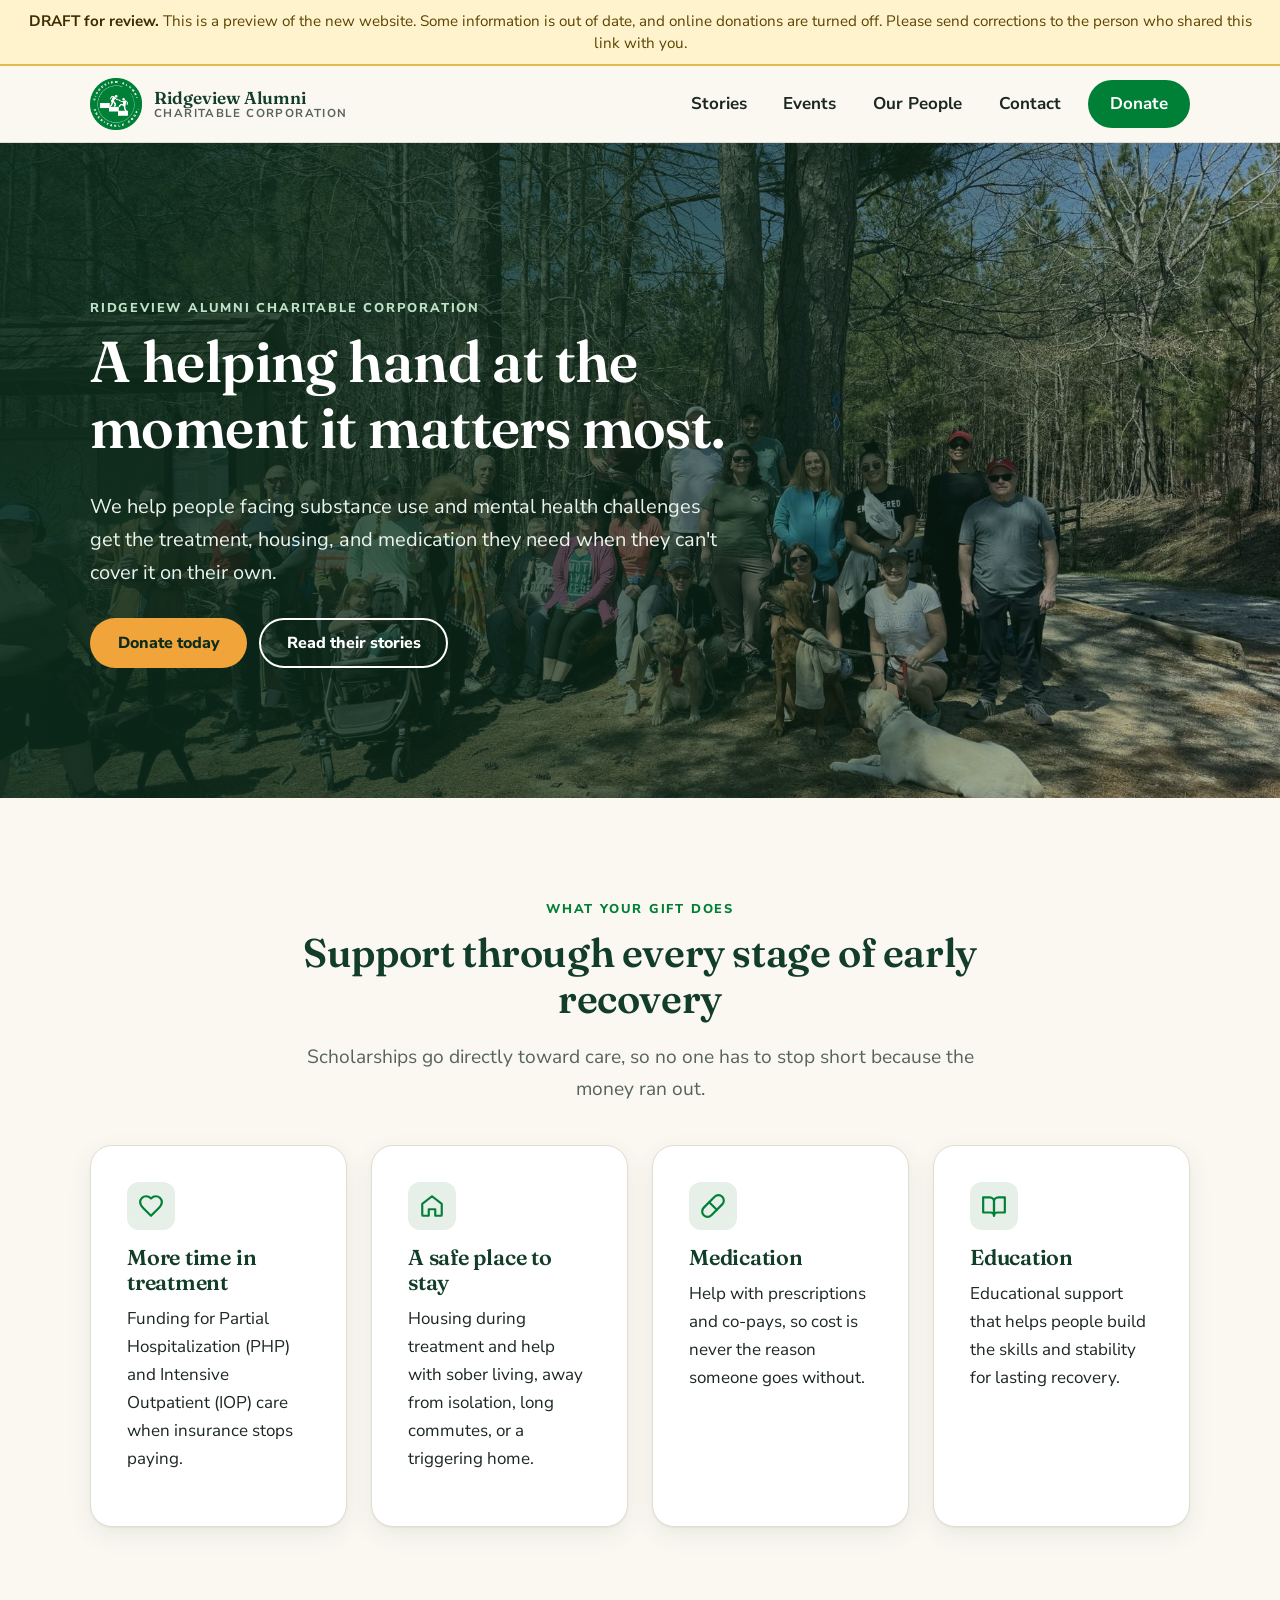
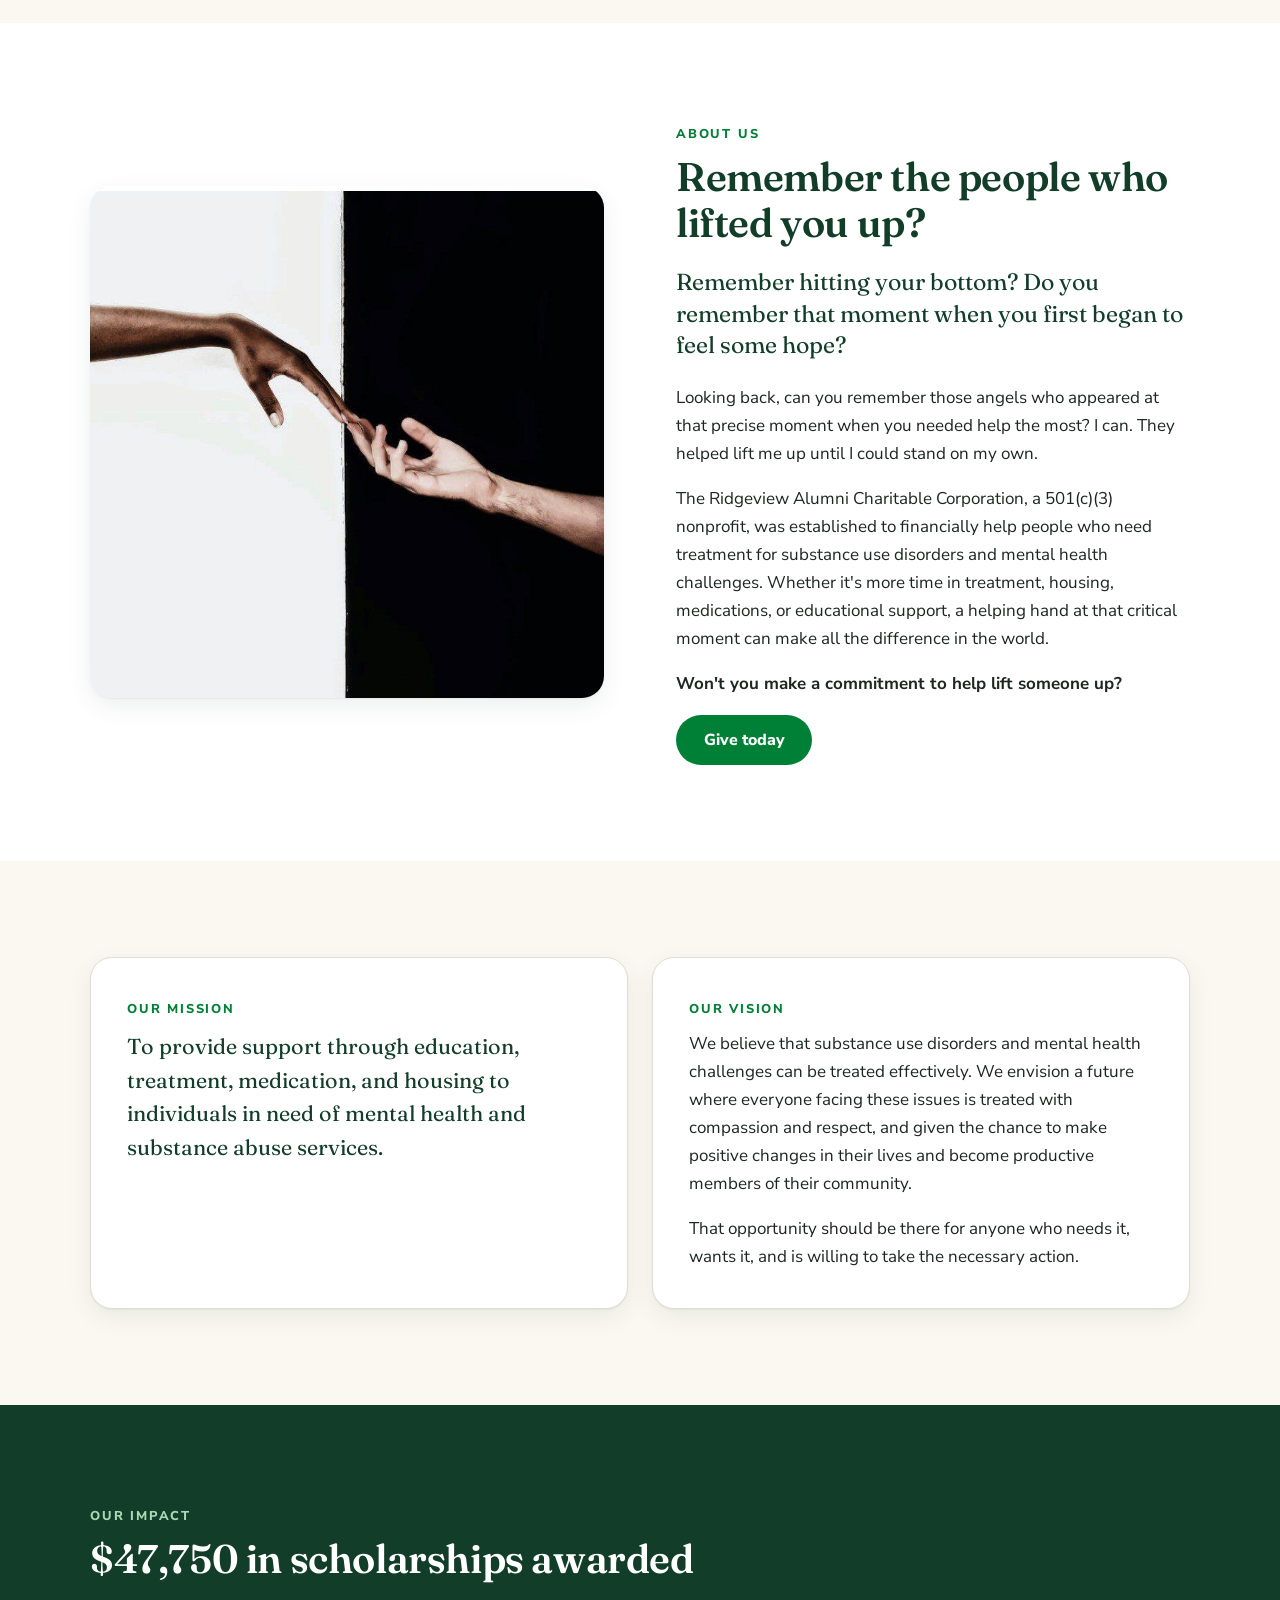
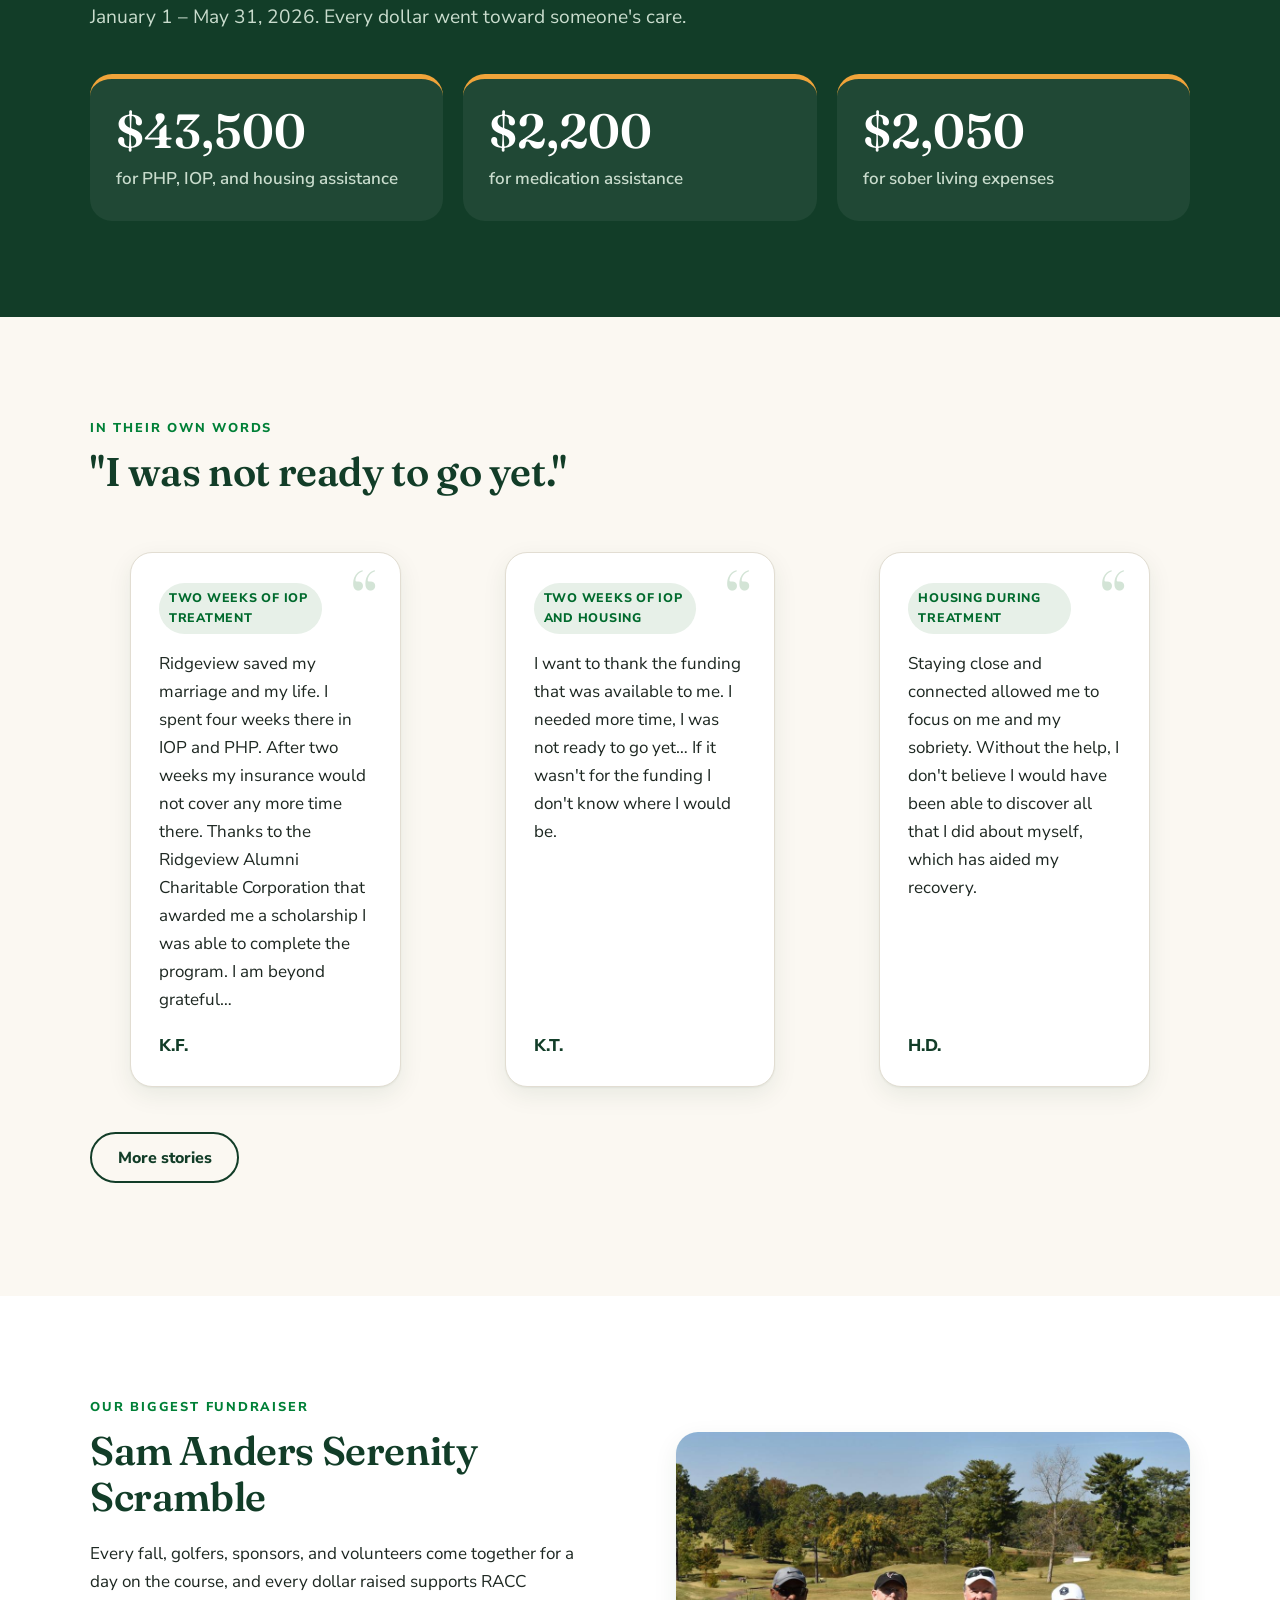
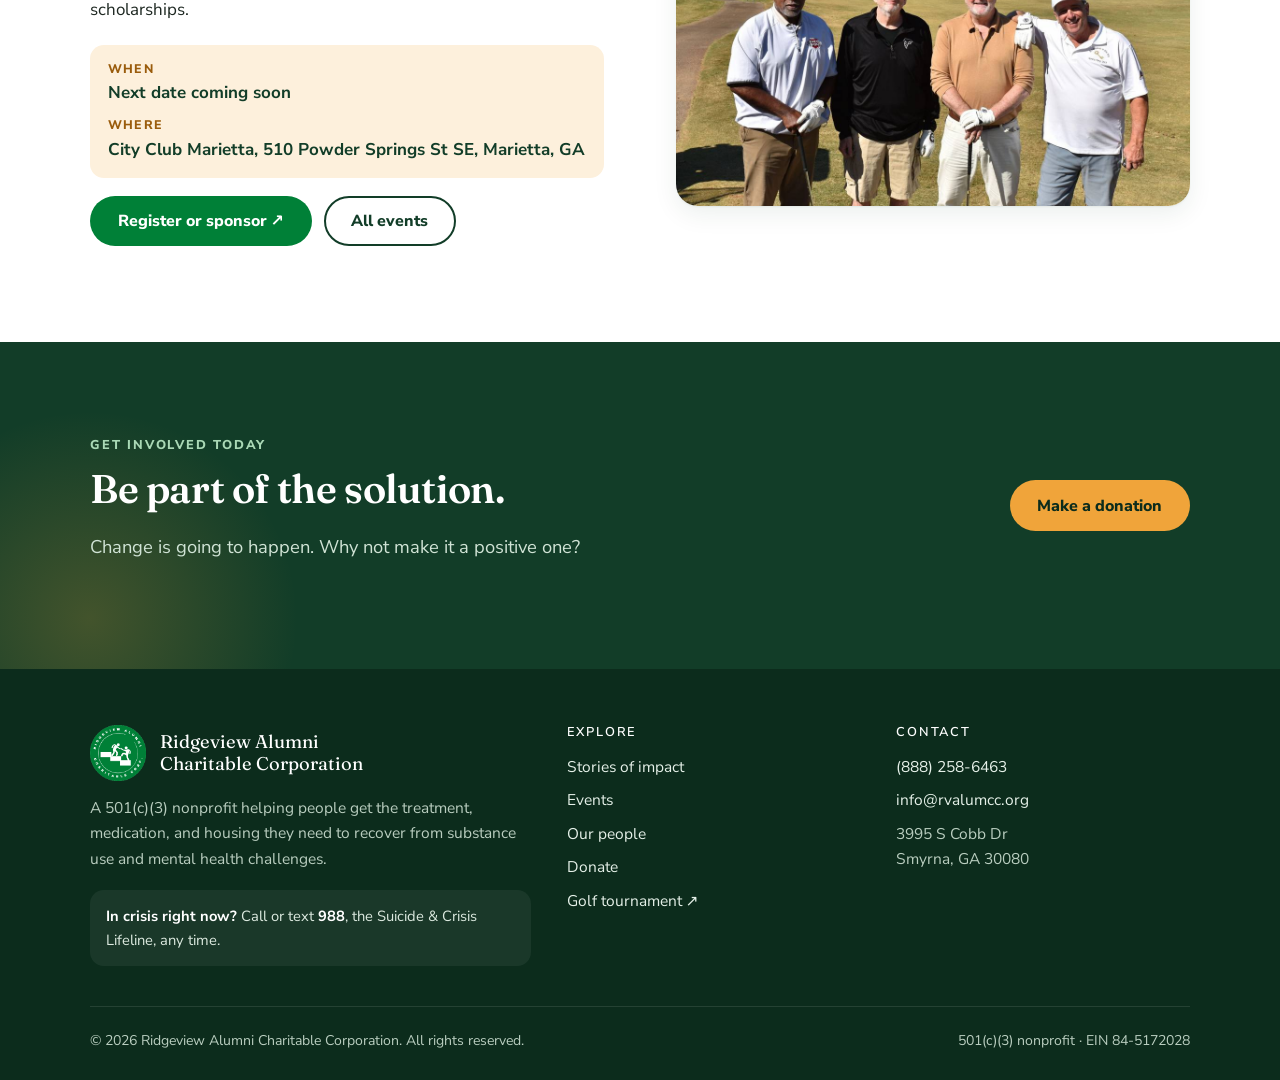
<file: index.html>
<!doctype html>
<html lang="en">
<head>
  <meta charset="utf-8">
  <meta name="viewport" content="width=device-width, initial-scale=1">
  <meta name="robots" content="noindex, nofollow"><!-- DRAFT-NOINDEX: remove at launch -->
  <title>Ridgeview Alumni Charitable Corporation</title>
  <meta name="description" content="A 501(c)(3) nonprofit helping people get the treatment, housing, and medication they need to recover from substance use and mental health challenges.">
  <link rel="canonical" href="https://rvalumcc.org/">
  <meta property="og:type" content="website">
  <meta property="og:site_name" content="Ridgeview Alumni Charitable Corporation">
  <meta property="og:title" content="Ridgeview Alumni Charitable Corporation">
  <meta property="og:description" content="Help someone in recovery get the treatment, housing, and medication they need.">
  <meta property="og:url" content="https://rvalumcc.org/">
  <meta property="og:image" content="https://rvalumcc.org/images/hero-walk.jpg">
  <link rel="icon" href="images/favicon-32.png" sizes="32x32">
  <link rel="apple-touch-icon" href="images/apple-touch-icon.png">
  <link rel="preconnect" href="https://fonts.googleapis.com">
  <link rel="preconnect" href="https://fonts.gstatic.com" crossorigin>
  <link rel="stylesheet" href="https://fonts.googleapis.com/css2?family=Fraunces:opsz,wght@9..144,500;9..144,600&family=Nunito+Sans:opsz,wght@6..12,400;6..12,600;6..12,700;6..12,800&display=swap">
  <link rel="stylesheet" href="styles.css">
  <script src="js/config.js" defer></script>
  <script src="js/main.js" defer></script>
  <script type="application/ld+json">
  {
    "@context": "https://schema.org",
    "@type": "NGO",
    "name": "Ridgeview Alumni Charitable Corporation",
    "alternateName": "RACC",
    "url": "https://rvalumcc.org/",
    "logo": "https://rvalumcc.org/images/logo.png",
    "email": "info@rvalumcc.org",
    "telephone": "+1-888-258-6463",
    "taxID": "84-5172028",
    "nonprofitStatus": "Nonprofit501c3",
    "address": { "@type": "PostalAddress", "streetAddress": "3995 S Cobb Dr", "addressLocality": "Smyrna", "addressRegion": "GA", "postalCode": "30080", "addressCountry": "US" }
  }
  </script>
</head>
<body>
<!-- partial:header -->
<a class="skip-link" href="#main">Skip to content</a>
<header class="site-header">
  <div class="wrap header-inner">
    <a class="brand" href="./" aria-label="Ridgeview Alumni Charitable Corporation, home">
      <img src="images/logo.png" alt="" width="52" height="52">
      <span class="brand-name">Ridgeview Alumni<small>Charitable Corporation</small></span>
    </a>
    <button class="nav-toggle" aria-expanded="false" aria-controls="main-nav" aria-label="Menu">
      <svg viewBox="0 0 24 24" fill="none" stroke="currentColor" stroke-width="2" stroke-linecap="round"><path d="M4 7h16M4 12h16M4 17h16"/></svg>
    </button>
    <nav class="main-nav" id="main-nav" aria-label="Main">
      <ul>
        <li><a href="testimonials/">Stories</a></li>
        <li><a href="events/">Events</a></li>
        <li><a href="subcommittees/">Our People</a></li>
        <li><a href="contact/">Contact</a></li>
        <li class="nav-donate"><a href="donations/">Donate</a></li>
      </ul>
    </nav>
  </div>
</header>
<!-- /partial:header -->

<main id="main">
  <section class="hero">
    <div class="hero-media"><img src="images/hero-walk.jpg" alt="A large group of Ridgeview alumni, family, and friends gathered in the woods at the annual Recovery Walk" fetchpriority="high"></div>
    <div class="wrap">
      <div class="hero-content">
        <span class="eyebrow">Ridgeview Alumni Charitable Corporation</span>
        <h1>A helping hand at the moment it matters most.</h1>
        <p class="lead">We help people facing substance use and mental health challenges get the treatment, housing, and medication they need when they can't cover it on their own.</p>
        <div class="btn-row">
          <a class="btn btn-sun" href="donations/">Donate today</a>
          <a class="btn btn-ghost on-dark" href="testimonials/">Read their stories</a>
        </div>
      </div>
    </div>
  </section>

  <section class="section">
    <div class="wrap">
      <div class="section-head center center-text" style="text-align:center">
        <span class="eyebrow">What your gift does</span>
        <h2>Support through every stage of early recovery</h2>
        <p class="lead">Scholarships go directly toward care, so no one has to stop short because the money ran out.</p>
      </div>
      <div class="cards-2" style="grid-template-columns:repeat(auto-fit,minmax(240px,1fr))">
        <div class="card help-item">
          <div class="icon"><svg viewBox="0 0 24 24" fill="none" stroke="currentColor" stroke-width="2" stroke-linecap="round" stroke-linejoin="round"><path d="M19 14c1.5-1.5 3-3.2 3-5.5A5.5 5.5 0 0 0 16.5 3c-1.8 0-3 .5-4.5 2-1.5-1.5-2.7-2-4.5-2A5.5 5.5 0 0 0 2 8.5c0 2.3 1.5 4 3 5.5l7 7Z"/></svg></div>
          <h3>More time in treatment</h3>
          <p>Funding for Partial Hospitalization (PHP) and Intensive Outpatient (IOP) care when insurance stops paying.</p>
        </div>
        <div class="card help-item">
          <div class="icon"><svg viewBox="0 0 24 24" fill="none" stroke="currentColor" stroke-width="2" stroke-linecap="round" stroke-linejoin="round"><path d="m3 10 9-7 9 7v10a1 1 0 0 1-1 1h-5v-6H9v6H4a1 1 0 0 1-1-1Z"/></svg></div>
          <h3>A safe place to stay</h3>
          <p>Housing during treatment and help with sober living, away from isolation, long commutes, or a triggering home.</p>
        </div>
        <div class="card help-item">
          <div class="icon"><svg viewBox="0 0 24 24" fill="none" stroke="currentColor" stroke-width="2" stroke-linecap="round" stroke-linejoin="round"><path d="m10.5 20.5 10-10a4.95 4.95 0 1 0-7-7l-10 10a4.95 4.95 0 1 0 7 7Z"/><path d="m8.5 8.5 7 7"/></svg></div>
          <h3>Medication</h3>
          <p>Help with prescriptions and co-pays, so cost is never the reason someone goes without.</p>
        </div>
        <div class="card help-item">
          <div class="icon"><svg viewBox="0 0 24 24" fill="none" stroke="currentColor" stroke-width="2" stroke-linecap="round" stroke-linejoin="round"><path d="M2 4h6a4 4 0 0 1 4 4v13a3 3 0 0 0-3-3H2Z"/><path d="M22 4h-6a4 4 0 0 0-4 4v13a3 3 0 0 1 3-3h7Z"/></svg></div>
          <h3>Education</h3>
          <p>Educational support that helps people build the skills and stability for lasting recovery.</p>
        </div>
      </div>
    </div>
  </section>

  <section class="section paper">
    <div class="wrap split">
      <div>
        <img class="rounded-img" src="images/helping-hands.jpg" alt="One hand reaching down to help another" loading="lazy" width="828" height="826">
      </div>
      <div class="about-text">
        <span class="eyebrow">About us</span>
        <h2>Remember the people who lifted you up?</h2>
        <p>Remember hitting your bottom? Do you remember that moment when you first began to feel some hope?</p>
        <p>Looking back, can you remember those angels who appeared at that precise moment when you needed help the most? I can. They helped lift me up until I could stand on my own.</p>
        <p>The Ridgeview Alumni Charitable Corporation, a 501(c)(3) nonprofit, was established to financially help people who need treatment for substance use disorders and mental health challenges. Whether it's more time in treatment, housing, medications, or educational support, a helping hand at that critical moment can make all the difference in the world.</p>
        <p><strong>Won't you make a commitment to help lift someone up?</strong></p>
        <a class="btn btn-primary" href="donations/">Give today</a>
      </div>
    </div>
  </section>

  <section class="section">
    <div class="wrap cards-2">
      <div class="card">
        <span class="eyebrow">Our mission</span>
        <p class="essay" style="margin:0">To provide support through education, treatment, medication, and housing to individuals in need of mental health and substance abuse services.</p>
      </div>
      <div class="card">
        <span class="eyebrow">Our vision</span>
        <p>We believe that substance use disorders and mental health challenges can be treated effectively. We envision a future where everyone facing these issues is treated with compassion and respect, and given the chance to make positive changes in their lives and become productive members of their community.</p>
        <p style="margin:0">That opportunity should be there for anyone who needs it, wants it, and is willing to take the necessary action.</p>
      </div>
    </div>
  </section>

  <section class="section on-forest" style="background:var(--forest)">
    <div class="wrap">
      <div class="section-head">
        <span class="eyebrow" style="color:#a9d8b5">Our impact</span>
        <h2 style="color:#fff"><span data-stats-total>$47,750</span> in scholarships awarded</h2>
        <p class="lead" style="color:#c9dccd"><span data-stats-period>January 1 – May 31, 2026</span>. Every dollar went toward someone's care.</p>
      </div>
      <div class="stats" data-stats></div>
    </div>
  </section>

  <section class="section">
    <div class="wrap">
      <div class="section-head">
        <span class="eyebrow">In their own words</span>
        <h2>"I was not ready to go yet."</h2>
      </div>
      <div class="quotes">
        <figure class="quote">
          <span class="funded">Two weeks of IOP treatment</span>
          <blockquote>Ridgeview saved my marriage and my life. I spent four weeks there in IOP and PHP. After two weeks my insurance would not cover any more time there. Thanks to the Ridgeview Alumni Charitable Corporation that awarded me a scholarship I was able to complete the program. I am beyond grateful…</blockquote>
          <figcaption><cite>K.F.</cite></figcaption>
        </figure>
        <figure class="quote">
          <span class="funded">Two weeks of IOP and housing</span>
          <blockquote>I want to thank the funding that was available to me. I needed more time, I was not ready to go yet… If it wasn't for the funding I don't know where I would be.</blockquote>
          <figcaption><cite>K.T.</cite></figcaption>
        </figure>
        <figure class="quote">
          <span class="funded">Housing during treatment</span>
          <blockquote>Staying close and connected allowed me to focus on me and my sobriety. Without the help, I don't believe I would have been able to discover all that I did about myself, which has aided my recovery.</blockquote>
          <figcaption><cite>H.D.</cite></figcaption>
        </figure>
      </div>
      <p style="margin-top:28px"><a class="btn btn-ghost" href="testimonials/">More stories</a></p>
    </div>
  </section>

  <section class="section paper">
    <div class="wrap split reverse">
      <div>
        <img class="rounded-img" src="images/golf-1.jpg" alt="A foursome smiling on the course at the Sam Anders Serenity Scramble" loading="lazy" width="1100" height="800">
      </div>
      <div data-event="golf">
        <span class="eyebrow">Our biggest fundraiser</span>
        <h2>Sam Anders Serenity Scramble</h2>
        <p>Every fall, golfers, sponsors, and volunteers come together for a day on the course, and every dollar raised supports RACC scholarships.</p>
        <div class="event-meta">
          <div><span class="label">When</span><span data-when>Next date coming soon</span></div>
          <div><span class="label">Where</span><span data-where>City Club Marietta</span></div>
        </div>
        <div class="btn-row">
          <a class="btn btn-primary" data-link href="https://ridgeviewgolf.org">Register or sponsor ↗</a>
          <a class="btn btn-ghost" href="events/">All events</a>
        </div>
      </div>
    </div>
  </section>

<!-- partial:cta -->
<section class="cta-band">
  <div class="wrap cta-inner">
    <div>
      <span class="eyebrow" style="color:#a9d8b5">Get involved today</span>
      <h2>Be part of the solution.</h2>
      <p>Change is going to happen. Why not make it a positive one?</p>
    </div>
    <a class="btn btn-sun" href="donations/">Make a donation</a>
  </div>
</section>
<!-- /partial:cta -->
</main>

<!-- partial:footer -->
<footer class="site-footer">
  <div class="wrap">
    <div class="footer-grid">
      <div>
        <div class="footer-brand">
          <img src="images/logo.png" alt="" width="56" height="56">
          <span>Ridgeview Alumni<br>Charitable Corporation</span>
        </div>
        <p>A 501(c)(3) nonprofit helping people get the treatment, medication, and housing they need to recover from substance use and mental health challenges.</p>
        <div class="crisis"><strong>In crisis right now?</strong> Call or text <a href="tel:988"><strong>988</strong></a>, the Suicide &amp; Crisis Lifeline, any time.</div>
      </div>
      <div>
        <h4>Explore</h4>
        <ul>
          <li><a href="testimonials/">Stories of impact</a></li>
          <li><a href="events/">Events</a></li>
          <li><a href="subcommittees/">Our people</a></li>
          <li><a href="donations/">Donate</a></li>
          <li><a href="https://ridgeviewgolf.org">Golf tournament ↗</a></li>
        </ul>
      </div>
      <div>
        <h4>Contact</h4>
        <ul>
          <li><a href="tel:+18882586463">(888) 258-6463</a></li>
          <li><a href="mailto:info@rvalumcc.org">info@rvalumcc.org</a></li>
          <li>3995 S Cobb Dr<br>Smyrna, GA 30080</li>
        </ul>
      </div>
    </div>
    <div class="footer-bottom">
      <span>© <span data-year>2026</span> Ridgeview Alumni Charitable Corporation. All rights reserved.</span>
      <span>501(c)(3) nonprofit · EIN 84-5172028</span>
    </div>
  </div>
</footer>
<!-- /partial:footer -->
</body>
</html>
</file>
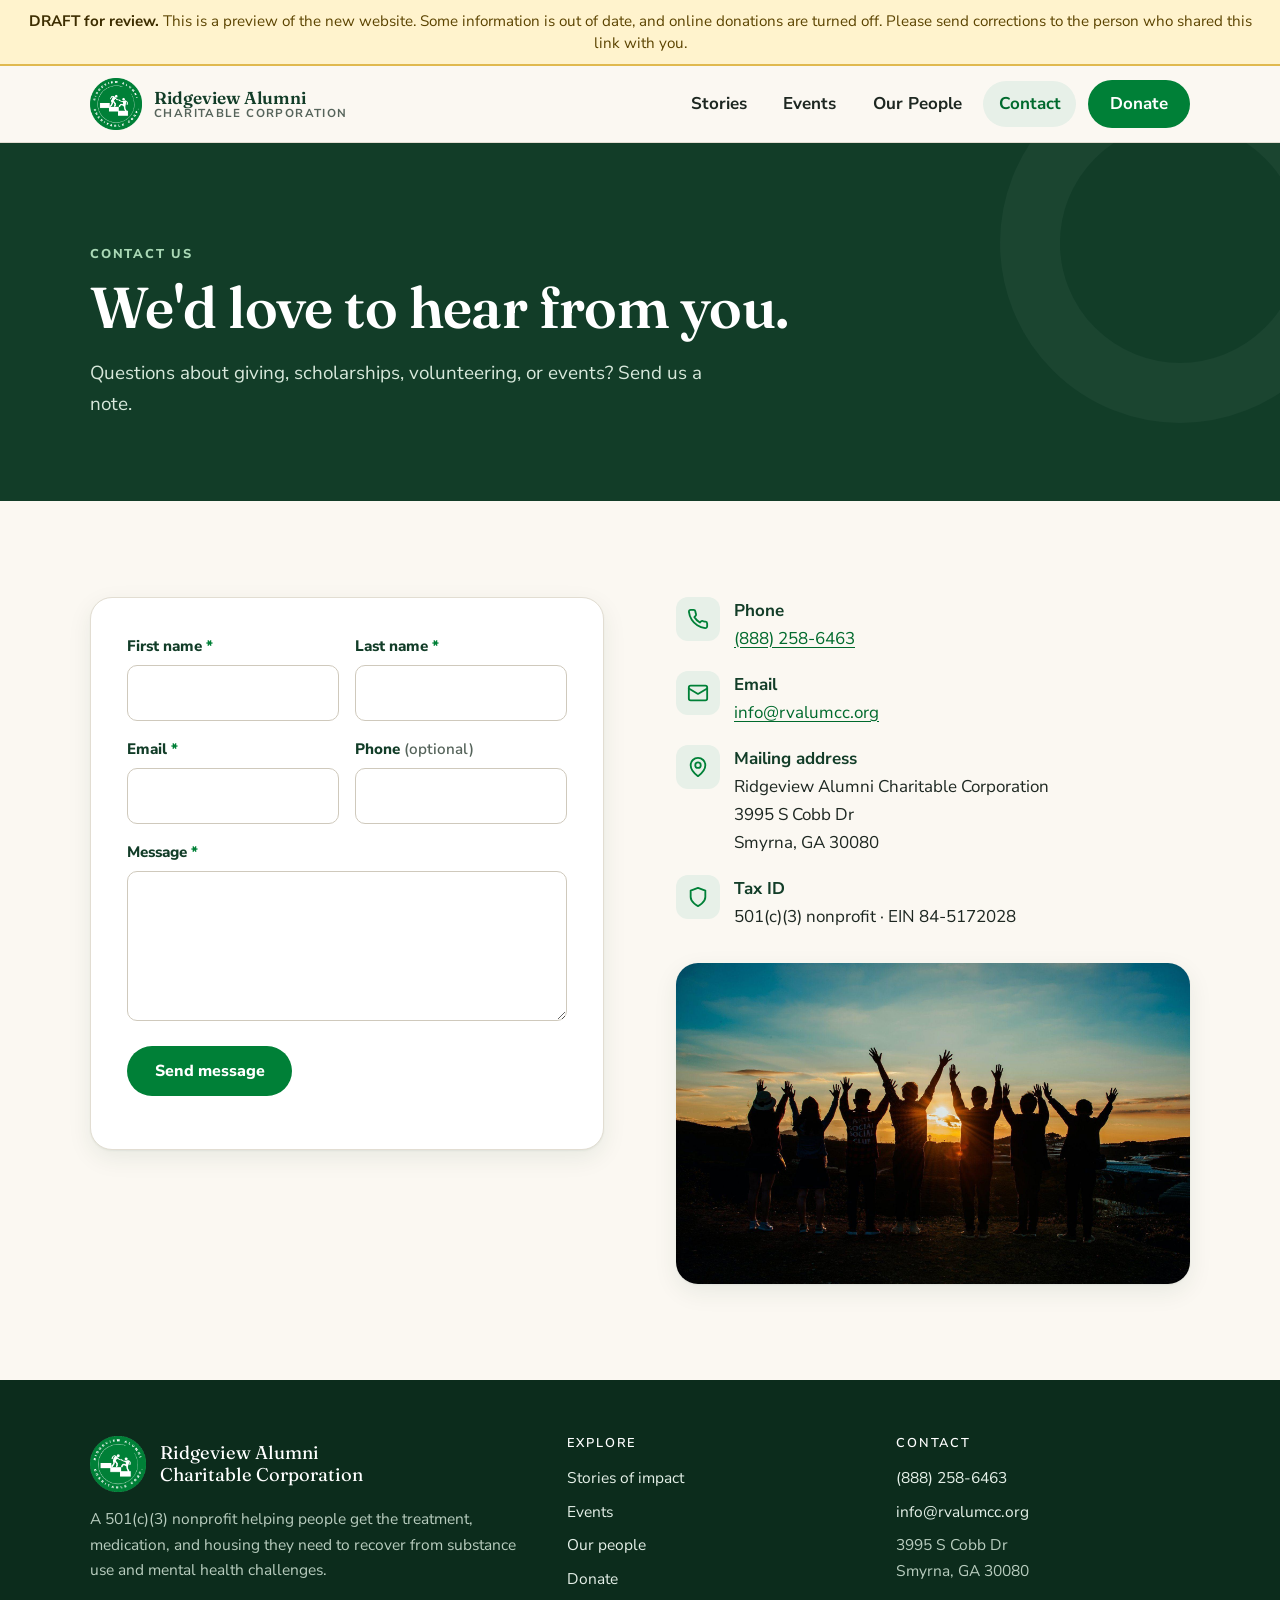
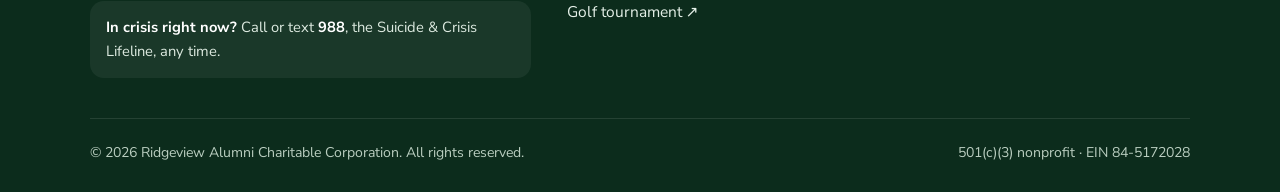
<file: contact/index.html>
<!doctype html>
<html lang="en">
<head>
  <meta charset="utf-8">
  <meta name="viewport" content="width=device-width, initial-scale=1">
  <meta name="robots" content="noindex, nofollow"><!-- DRAFT-NOINDEX: remove at launch -->
  <title>Contact | Ridgeview Alumni Charitable Corporation</title>
  <meta name="description" content="Contact the Ridgeview Alumni Charitable Corporation: (888) 258-6463, info@rvalumcc.org, 3995 S Cobb Dr, Smyrna, GA 30080.">
  <link rel="canonical" href="https://rvalumcc.org/contact/">
  <meta property="og:title" content="Contact | Ridgeview Alumni Charitable Corporation">
  <meta property="og:description" content="Questions about giving, scholarships, or events? We'd love to hear from you.">
  <meta property="og:image" content="https://rvalumcc.org/images/sunrise-group.jpg">
  <link rel="icon" href="../images/favicon-32.png" sizes="32x32">
  <link rel="apple-touch-icon" href="../images/apple-touch-icon.png">
  <link rel="preconnect" href="https://fonts.googleapis.com">
  <link rel="preconnect" href="https://fonts.gstatic.com" crossorigin>
  <link rel="stylesheet" href="https://fonts.googleapis.com/css2?family=Fraunces:opsz,wght@9..144,500;9..144,600&family=Nunito+Sans:opsz,wght@6..12,400;6..12,600;6..12,700;6..12,800&display=swap">
  <link rel="stylesheet" href="../styles.css">
  <script src="../js/config.js" defer></script>
  <script src="../js/main.js" defer></script>
  <script src="../js/contact.js" defer></script>
</head>
<body>
<!-- partial:header -->
<a class="skip-link" href="#main">Skip to content</a>
<header class="site-header">
  <div class="wrap header-inner">
    <a class="brand" href="../" aria-label="Ridgeview Alumni Charitable Corporation, home">
      <img src="../images/logo.png" alt="" width="52" height="52">
      <span class="brand-name">Ridgeview Alumni<small>Charitable Corporation</small></span>
    </a>
    <button class="nav-toggle" aria-expanded="false" aria-controls="main-nav" aria-label="Menu">
      <svg viewBox="0 0 24 24" fill="none" stroke="currentColor" stroke-width="2" stroke-linecap="round"><path d="M4 7h16M4 12h16M4 17h16"/></svg>
    </button>
    <nav class="main-nav" id="main-nav" aria-label="Main">
      <ul>
        <li><a href="../testimonials/">Stories</a></li>
        <li><a href="../events/">Events</a></li>
        <li><a href="../subcommittees/">Our People</a></li>
        <li><a href="../contact/" aria-current="page">Contact</a></li>
        <li class="nav-donate"><a href="../donations/">Donate</a></li>
      </ul>
    </nav>
  </div>
</header>
<!-- /partial:header -->

<main id="main">
  <section class="page-hero">
    <div class="wrap">
      <span class="eyebrow">Contact us</span>
      <h1>We'd love to hear from you.</h1>
      <p>Questions about giving, scholarships, volunteering, or events? Send us a note.</p>
    </div>
  </section>

  <section class="section">
    <div class="wrap split" style="align-items:start">
      <div class="card">
        <form id="contact-form" novalidate>
          <div class="row-2">
            <div class="field">
              <label for="first">First name <span class="req">*</span></label>
              <input type="text" id="first" name="first" autocomplete="given-name" required>
            </div>
            <div class="field">
              <label for="last">Last name <span class="req">*</span></label>
              <input type="text" id="last" name="last" autocomplete="family-name" required>
            </div>
          </div>
          <div class="row-2">
            <div class="field">
              <label for="email">Email <span class="req">*</span></label>
              <input type="email" id="email" name="email" autocomplete="email" required>
            </div>
            <div class="field">
              <label for="phone">Phone <span class="opt">(optional)</span></label>
              <input type="tel" id="phone" name="phone" autocomplete="tel">
            </div>
          </div>
          <div class="field">
            <label for="message">Message <span class="req">*</span></label>
            <textarea id="message" name="message" required></textarea>
          </div>
          <div class="hp" aria-hidden="true">
            <label for="website">Leave this empty</label>
            <input type="text" id="website" name="website" tabindex="-1" autocomplete="off">
          </div>
          <button class="btn btn-primary" type="submit">Send message</button>
          <p class="form-status" id="form-status" role="status" aria-live="polite"></p>
        </form>
      </div>

      <div>
        <ul class="contact-list">
          <li>
            <span class="icon"><svg viewBox="0 0 24 24" fill="none" stroke="currentColor" stroke-width="2" stroke-linecap="round" stroke-linejoin="round"><path d="M22 16.9v3a2 2 0 0 1-2.2 2 19.8 19.8 0 0 1-8.6-3.1 19.5 19.5 0 0 1-6-6A19.8 19.8 0 0 1 2.1 4.2 2 2 0 0 1 4.1 2h3a2 2 0 0 1 2 1.7c.1 1 .4 1.9.7 2.8a2 2 0 0 1-.5 2.1L8 9.9a16 16 0 0 0 6 6l1.3-1.3a2 2 0 0 1 2.1-.4c.9.3 1.8.6 2.8.7a2 2 0 0 1 1.7 2Z"/></svg></span>
            <div><strong>Phone</strong><a href="tel:+18882586463">(888) 258-6463</a></div>
          </li>
          <li>
            <span class="icon"><svg viewBox="0 0 24 24" fill="none" stroke="currentColor" stroke-width="2" stroke-linecap="round" stroke-linejoin="round"><rect x="2" y="4" width="20" height="16" rx="2"/><path d="m22 7-10 6L2 7"/></svg></span>
            <div><strong>Email</strong><a href="mailto:info@rvalumcc.org">info@rvalumcc.org</a></div>
          </li>
          <li>
            <span class="icon"><svg viewBox="0 0 24 24" fill="none" stroke="currentColor" stroke-width="2" stroke-linecap="round" stroke-linejoin="round"><path d="M20 10c0 6-8 12-8 12S4 16 4 10a8 8 0 0 1 16 0Z"/><circle cx="12" cy="10" r="3"/></svg></span>
            <div><strong>Mailing address</strong>Ridgeview Alumni Charitable Corporation<br>3995 S Cobb Dr<br>Smyrna, GA 30080</div>
          </li>
          <li>
            <span class="icon"><svg viewBox="0 0 24 24" fill="none" stroke="currentColor" stroke-width="2" stroke-linecap="round" stroke-linejoin="round"><path d="M12 22s8-4 8-10V5l-8-3-8 3v7c0 6 8 10 8 10Z"/></svg></span>
            <div><strong>Tax ID</strong>501(c)(3) nonprofit · EIN 84-5172028</div>
          </li>
        </ul>
        <img class="rounded-img" src="../images/sunrise-group.jpg" alt="Silhouettes of a group raising their arms at sunrise" loading="lazy" style="margin-top:32px;aspect-ratio:16/10" width="1920" height="1265">
      </div>
    </div>
  </section>
</main>

<!-- partial:footer -->
<footer class="site-footer">
  <div class="wrap">
    <div class="footer-grid">
      <div>
        <div class="footer-brand">
          <img src="../images/logo.png" alt="" width="56" height="56">
          <span>Ridgeview Alumni<br>Charitable Corporation</span>
        </div>
        <p>A 501(c)(3) nonprofit helping people get the treatment, medication, and housing they need to recover from substance use and mental health challenges.</p>
        <div class="crisis"><strong>In crisis right now?</strong> Call or text <a href="tel:988"><strong>988</strong></a>, the Suicide &amp; Crisis Lifeline, any time.</div>
      </div>
      <div>
        <h4>Explore</h4>
        <ul>
          <li><a href="../testimonials/">Stories of impact</a></li>
          <li><a href="../events/">Events</a></li>
          <li><a href="../subcommittees/">Our people</a></li>
          <li><a href="../donations/">Donate</a></li>
          <li><a href="https://ridgeviewgolf.org">Golf tournament ↗</a></li>
        </ul>
      </div>
      <div>
        <h4>Contact</h4>
        <ul>
          <li><a href="tel:+18882586463">(888) 258-6463</a></li>
          <li><a href="mailto:info@rvalumcc.org">info@rvalumcc.org</a></li>
          <li>3995 S Cobb Dr<br>Smyrna, GA 30080</li>
        </ul>
      </div>
    </div>
    <div class="footer-bottom">
      <span>© <span data-year>2026</span> Ridgeview Alumni Charitable Corporation. All rights reserved.</span>
      <span>501(c)(3) nonprofit · EIN 84-5172028</span>
    </div>
  </div>
</footer>
<!-- /partial:footer -->
</body>
</html>
</file>
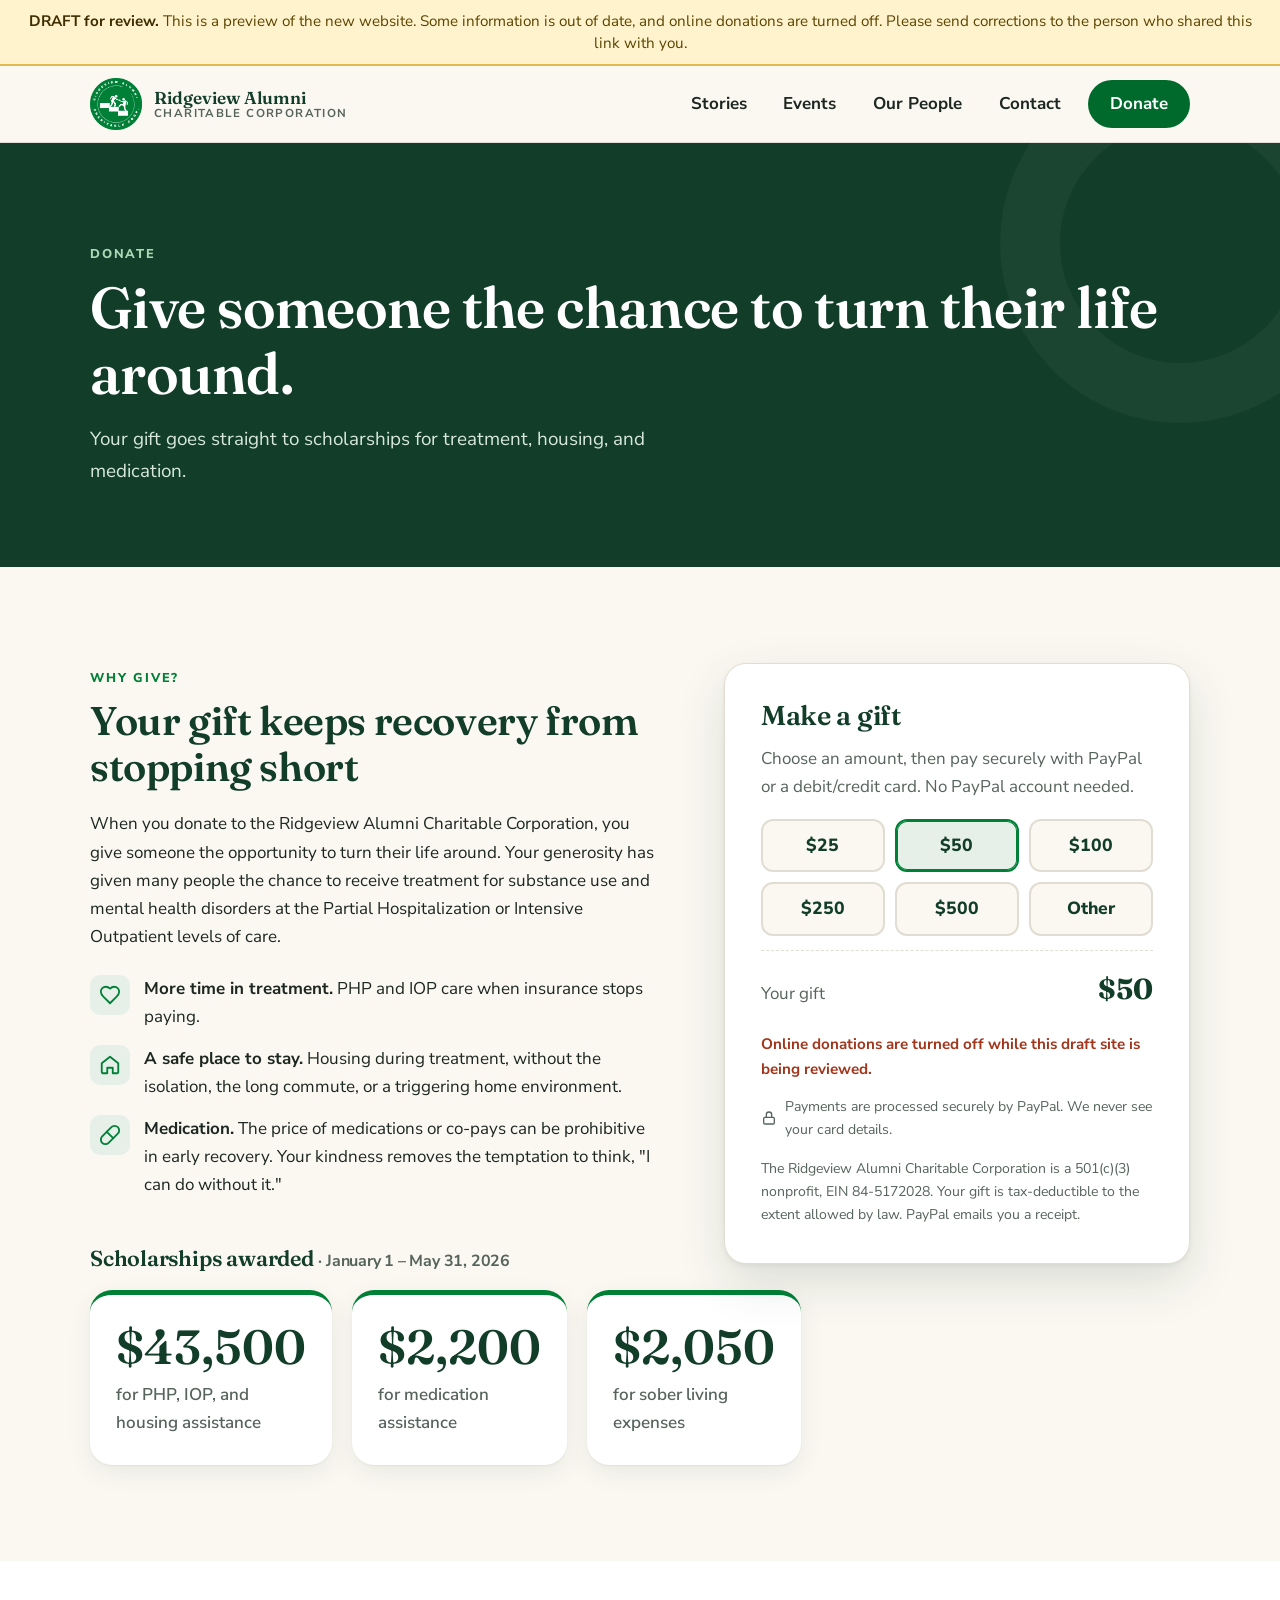
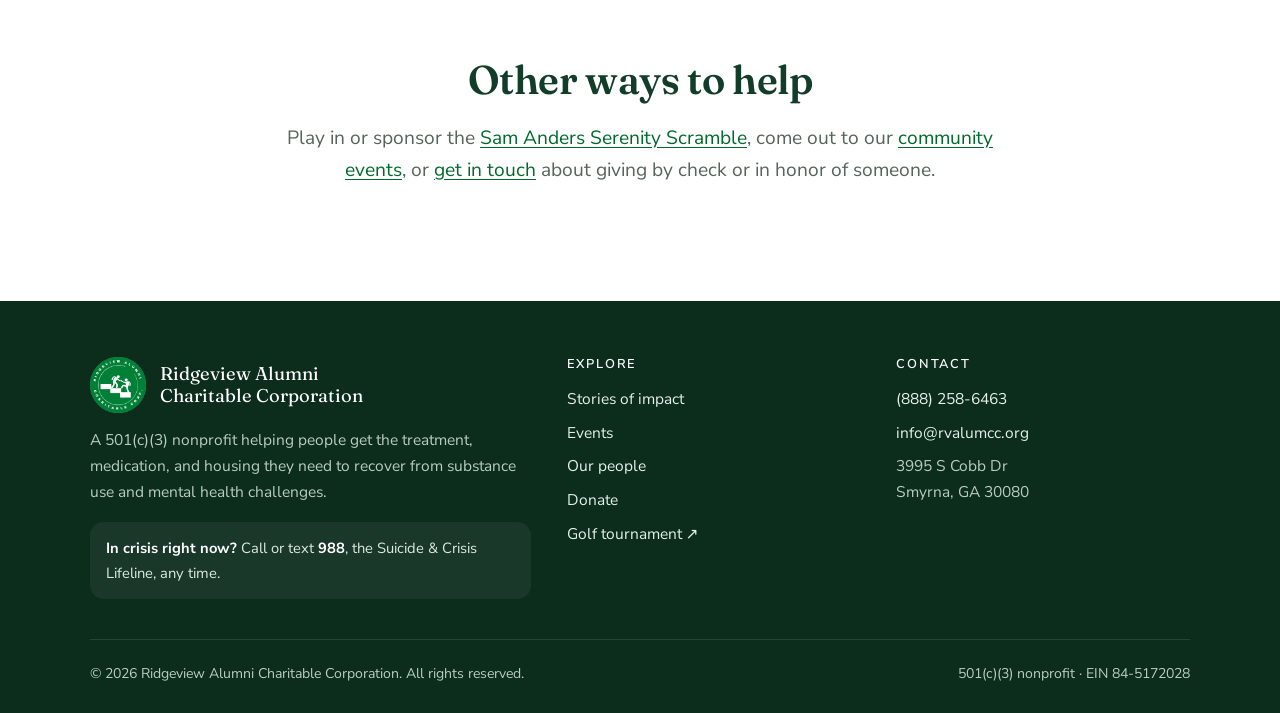
<file: donations/index.html>
<!doctype html>
<html lang="en">
<head>
  <meta charset="utf-8">
  <meta name="viewport" content="width=device-width, initial-scale=1">
  <meta name="robots" content="noindex, nofollow"><!-- DRAFT-NOINDEX: remove at launch -->
  <title>Donate | Ridgeview Alumni Charitable Corporation</title>
  <meta name="description" content="Give securely with PayPal or a card. Your tax-deductible gift funds treatment, housing, and medication for people in recovery. EIN 84-5172028.">
  <link rel="canonical" href="https://rvalumcc.org/donations/">
  <meta property="og:title" content="Donate | Ridgeview Alumni Charitable Corporation">
  <meta property="og:description" content="Help someone in recovery get the treatment, housing, and medication they need.">
  <meta property="og:image" content="https://rvalumcc.org/images/hero-walk.jpg">
  <link rel="icon" href="../images/favicon-32.png" sizes="32x32">
  <link rel="apple-touch-icon" href="../images/apple-touch-icon.png">
  <link rel="preconnect" href="https://fonts.googleapis.com">
  <link rel="preconnect" href="https://fonts.gstatic.com" crossorigin>
  <link rel="stylesheet" href="https://fonts.googleapis.com/css2?family=Fraunces:opsz,wght@9..144,500;9..144,600&family=Nunito+Sans:opsz,wght@6..12,400;6..12,600;6..12,700;6..12,800&display=swap">
  <link rel="stylesheet" href="../styles.css">
  <script src="../js/config.js" defer></script>
  <script src="../js/main.js" defer></script>
  <script src="../js/donate.js" defer></script>
</head>
<body>
<!-- partial:header -->
<a class="skip-link" href="#main">Skip to content</a>
<header class="site-header">
  <div class="wrap header-inner">
    <a class="brand" href="../" aria-label="Ridgeview Alumni Charitable Corporation, home">
      <img src="../images/logo.png" alt="" width="52" height="52">
      <span class="brand-name">Ridgeview Alumni<small>Charitable Corporation</small></span>
    </a>
    <button class="nav-toggle" aria-expanded="false" aria-controls="main-nav" aria-label="Menu">
      <svg viewBox="0 0 24 24" fill="none" stroke="currentColor" stroke-width="2" stroke-linecap="round"><path d="M4 7h16M4 12h16M4 17h16"/></svg>
    </button>
    <nav class="main-nav" id="main-nav" aria-label="Main">
      <ul>
        <li><a href="../testimonials/">Stories</a></li>
        <li><a href="../events/">Events</a></li>
        <li><a href="../subcommittees/">Our People</a></li>
        <li><a href="../contact/">Contact</a></li>
        <li class="nav-donate"><a href="../donations/" aria-current="page">Donate</a></li>
      </ul>
    </nav>
  </div>
</header>
<!-- /partial:header -->

<main id="main">
  <section class="page-hero">
    <div class="wrap">
      <span class="eyebrow">Donate</span>
      <h1>Give someone the chance to turn their life around.</h1>
      <p>Your gift goes straight to scholarships for treatment, housing, and medication.</p>
    </div>
  </section>

  <section class="section">
    <div class="wrap donate-layout">
      <div>
        <span class="eyebrow">Why give?</span>
        <h2>Your gift keeps recovery from stopping short</h2>
        <p>When you donate to the Ridgeview Alumni Charitable Corporation, you give someone the opportunity to turn their life around. Your generosity has given many people the chance to receive treatment for substance use and mental health disorders at the Partial Hospitalization or Intensive Outpatient levels of care.</p>
        <ul class="uses">
          <li>
            <span class="icon"><svg viewBox="0 0 24 24" fill="none" stroke="currentColor" stroke-width="2" stroke-linecap="round" stroke-linejoin="round"><path d="M19 14c1.5-1.5 3-3.2 3-5.5A5.5 5.5 0 0 0 16.5 3c-1.8 0-3 .5-4.5 2-1.5-1.5-2.7-2-4.5-2A5.5 5.5 0 0 0 2 8.5c0 2.3 1.5 4 3 5.5l7 7Z"/></svg></span>
            <div><strong>More time in treatment.</strong> PHP and IOP care when insurance stops paying.</div>
          </li>
          <li>
            <span class="icon"><svg viewBox="0 0 24 24" fill="none" stroke="currentColor" stroke-width="2" stroke-linecap="round" stroke-linejoin="round"><path d="m3 10 9-7 9 7v10a1 1 0 0 1-1 1h-5v-6H9v6H4a1 1 0 0 1-1-1Z"/></svg></span>
            <div><strong>A safe place to stay.</strong> Housing during treatment, without the isolation, the long commute, or a triggering home environment.</div>
          </li>
          <li>
            <span class="icon"><svg viewBox="0 0 24 24" fill="none" stroke="currentColor" stroke-width="2" stroke-linecap="round" stroke-linejoin="round"><path d="m10.5 20.5 10-10a4.95 4.95 0 1 0-7-7l-10 10a4.95 4.95 0 1 0 7 7Z"/><path d="m8.5 8.5 7 7"/></svg></span>
            <div><strong>Medication.</strong> The price of medications or co-pays can be prohibitive in early recovery. Your kindness removes the temptation to think, "I can do without it."</div>
          </li>
        </ul>

        <h3 style="margin-top:48px">Scholarships awarded <span class="muted" style="font-family:var(--font-body);font-size:1rem;font-weight:700">· <span data-stats-period>January 1 – May 31, 2026</span></span></h3>
        <div class="stats" data-stats style="margin-top:18px"></div>
      </div>

      <aside class="donate-box" aria-labelledby="donate-title">
        <div id="donate-form">
          <h2 id="donate-title">Make a gift</h2>
          <p class="muted" style="margin:0">Choose an amount, then pay securely with PayPal or a debit/credit card. No PayPal account needed.</p>
          <div class="chips" role="group" aria-label="Donation amount">
            <button type="button" class="chip" data-amount="25">$25</button>
            <button type="button" class="chip active" data-amount="50">$50</button>
            <button type="button" class="chip" data-amount="100">$100</button>
            <button type="button" class="chip" data-amount="250">$250</button>
            <button type="button" class="chip" data-amount="500">$500</button>
            <button type="button" class="chip" id="other-chip">Other</button>
          </div>
          <div class="field custom-amount" id="custom-field" hidden>
            <label for="custom-amount">Your amount</label>
            <div class="money-input"><span>$</span><input type="number" id="custom-amount" min="1" step="1" inputmode="numeric" placeholder="75"></div>
          </div>
          <div class="amount-line"><span class="muted">Your gift</span><strong id="amount-display">$50</strong></div>
          <p class="donate-hint" id="donate-hint" hidden></p>
          <div id="paypal-container"></div>
          <p class="secure-note"><svg viewBox="0 0 24 24" fill="none" stroke="currentColor" stroke-width="2" stroke-linecap="round" stroke-linejoin="round"><rect x="4" y="11" width="16" height="10" rx="2"/><path d="M8 11V7a4 4 0 0 1 8 0v4"/></svg>Payments are processed securely by PayPal. We never see your card details.</p>
          <p class="tax-note">The Ridgeview Alumni Charitable Corporation is a 501(c)(3) nonprofit, EIN 84-5172028. Your gift is tax-deductible to the extent allowed by law. PayPal emails you a receipt.</p>
        </div>
        <div class="donate-success" id="donate-success" role="status">
          <div class="check"><svg width="32" height="32" viewBox="0 0 24 24" fill="none" stroke="currentColor" stroke-width="2.5" stroke-linecap="round" stroke-linejoin="round"><path d="M20 6 9 17l-5-5"/></svg></div>
          <h2>Thank you!</h2>
          <p>Your gift of <strong id="thanks-amount"></strong> will help someone get the care they need. A receipt from PayPal is on its way to your email.</p>
          <p class="tax-note">Please keep your receipt for your tax records. EIN 84-5172028.</p>
        </div>
      </aside>
    </div>
  </section>

  <section class="section paper">
    <div class="wrap narrow center" style="text-align:center">
      <h2>Other ways to help</h2>
      <p class="lead">Play in or sponsor the <a href="https://ridgeviewgolf.org">Sam Anders Serenity Scramble</a>, come out to our <a href="../events/">community events</a>, or <a href="../contact/">get in touch</a> about giving by check or in honor of someone.</p>
    </div>
  </section>
</main>

<!-- partial:footer -->
<footer class="site-footer">
  <div class="wrap">
    <div class="footer-grid">
      <div>
        <div class="footer-brand">
          <img src="../images/logo.png" alt="" width="56" height="56">
          <span>Ridgeview Alumni<br>Charitable Corporation</span>
        </div>
        <p>A 501(c)(3) nonprofit helping people get the treatment, medication, and housing they need to recover from substance use and mental health challenges.</p>
        <div class="crisis"><strong>In crisis right now?</strong> Call or text <a href="tel:988"><strong>988</strong></a>, the Suicide &amp; Crisis Lifeline, any time.</div>
      </div>
      <div>
        <h4>Explore</h4>
        <ul>
          <li><a href="../testimonials/">Stories of impact</a></li>
          <li><a href="../events/">Events</a></li>
          <li><a href="../subcommittees/">Our people</a></li>
          <li><a href="../donations/">Donate</a></li>
          <li><a href="https://ridgeviewgolf.org">Golf tournament ↗</a></li>
        </ul>
      </div>
      <div>
        <h4>Contact</h4>
        <ul>
          <li><a href="tel:+18882586463">(888) 258-6463</a></li>
          <li><a href="mailto:info@rvalumcc.org">info@rvalumcc.org</a></li>
          <li>3995 S Cobb Dr<br>Smyrna, GA 30080</li>
        </ul>
      </div>
    </div>
    <div class="footer-bottom">
      <span>© <span data-year>2026</span> Ridgeview Alumni Charitable Corporation. All rights reserved.</span>
      <span>501(c)(3) nonprofit · EIN 84-5172028</span>
    </div>
  </div>
</footer>
<!-- /partial:footer -->
</body>
</html>
</file>
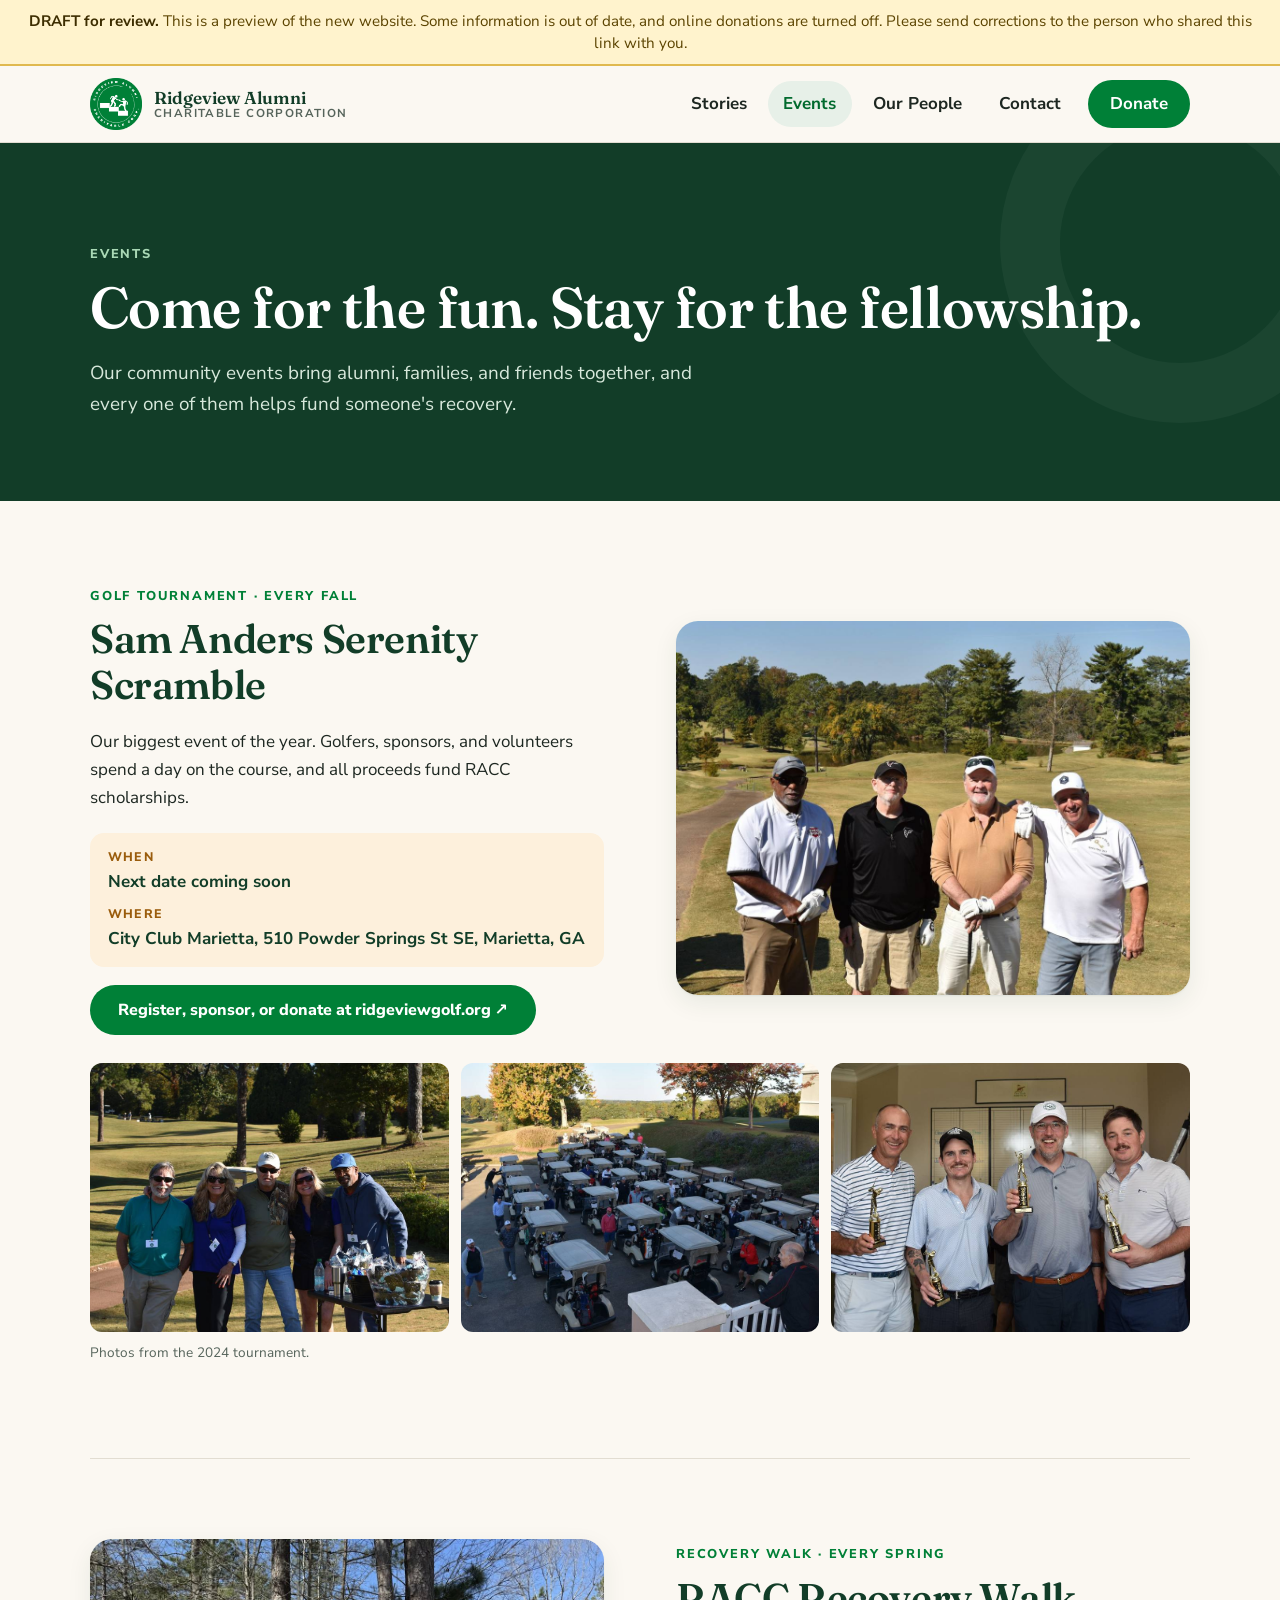
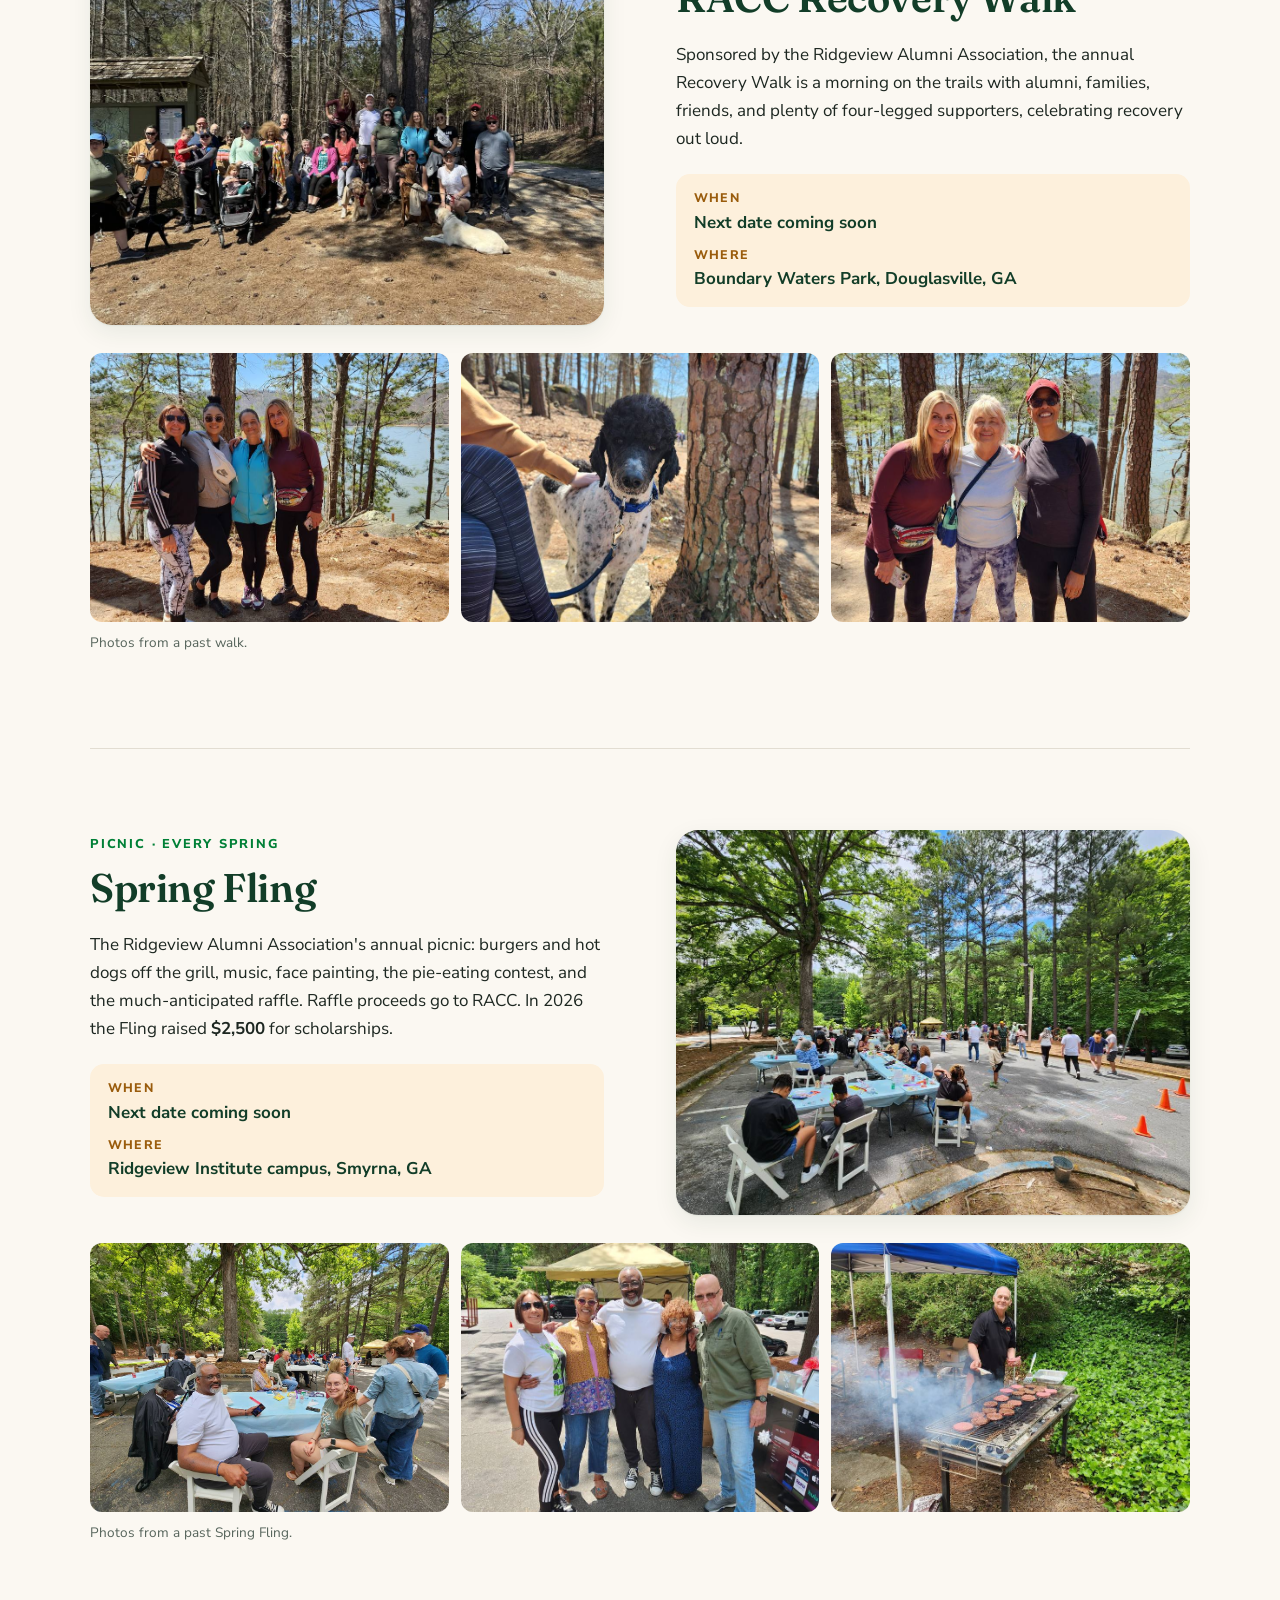
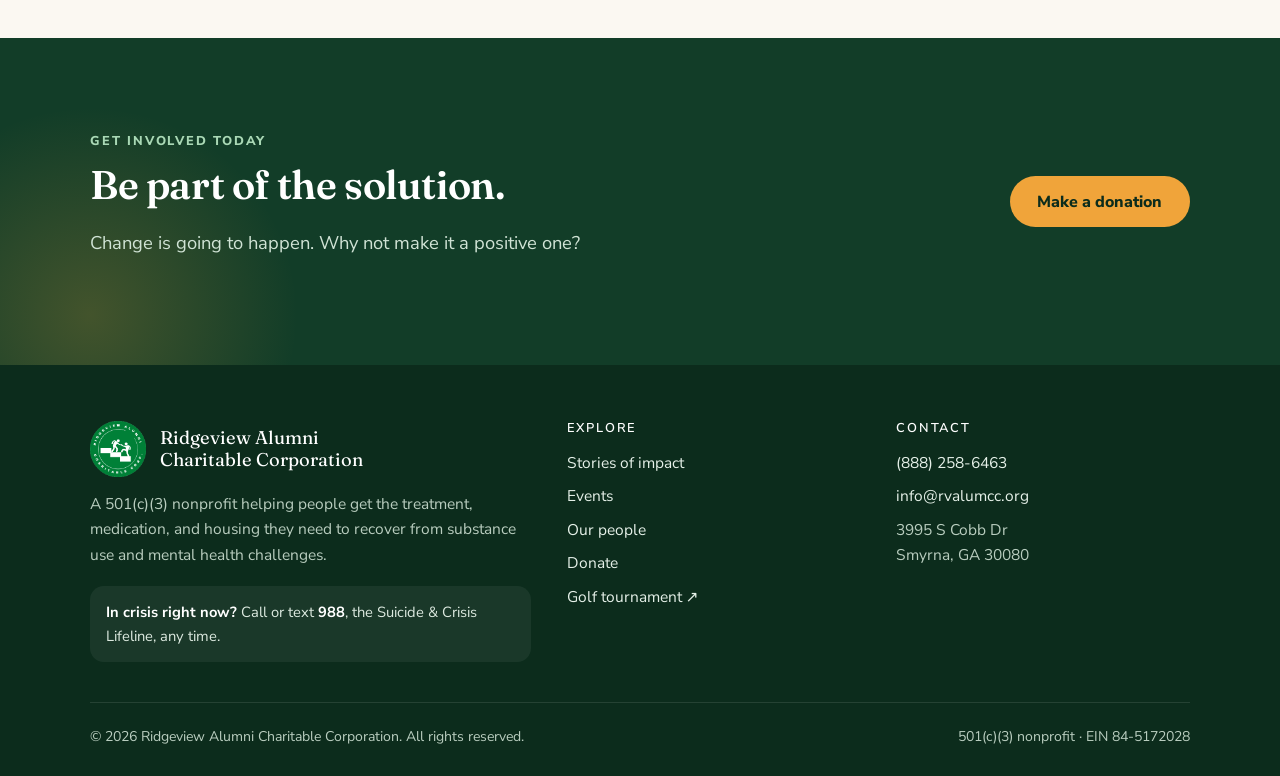
<file: events/index.html>
<!doctype html>
<html lang="en">
<head>
  <meta charset="utf-8">
  <meta name="viewport" content="width=device-width, initial-scale=1">
  <meta name="robots" content="noindex, nofollow"><!-- DRAFT-NOINDEX: remove at launch -->
  <title>Events | Ridgeview Alumni Charitable Corporation</title>
  <meta name="description" content="The Sam Anders Serenity Scramble golf tournament, the RACC Recovery Walk, and the Spring Fling picnic: community events that fund recovery scholarships.">
  <link rel="canonical" href="https://rvalumcc.org/events/">
  <meta property="og:title" content="Events | Ridgeview Alumni Charitable Corporation">
  <meta property="og:description" content="Golf, a recovery walk, and a spring picnic, all supporting recovery scholarships.">
  <meta property="og:image" content="https://rvalumcc.org/images/golf-1.jpg">
  <link rel="icon" href="../images/favicon-32.png" sizes="32x32">
  <link rel="apple-touch-icon" href="../images/apple-touch-icon.png">
  <link rel="preconnect" href="https://fonts.googleapis.com">
  <link rel="preconnect" href="https://fonts.gstatic.com" crossorigin>
  <link rel="stylesheet" href="https://fonts.googleapis.com/css2?family=Fraunces:opsz,wght@9..144,500;9..144,600&family=Nunito+Sans:opsz,wght@6..12,400;6..12,600;6..12,700;6..12,800&display=swap">
  <link rel="stylesheet" href="../styles.css">
  <script src="../js/config.js" defer></script>
  <script src="../js/main.js" defer></script>
</head>
<body>
<!-- partial:header -->
<a class="skip-link" href="#main">Skip to content</a>
<header class="site-header">
  <div class="wrap header-inner">
    <a class="brand" href="../" aria-label="Ridgeview Alumni Charitable Corporation, home">
      <img src="../images/logo.png" alt="" width="52" height="52">
      <span class="brand-name">Ridgeview Alumni<small>Charitable Corporation</small></span>
    </a>
    <button class="nav-toggle" aria-expanded="false" aria-controls="main-nav" aria-label="Menu">
      <svg viewBox="0 0 24 24" fill="none" stroke="currentColor" stroke-width="2" stroke-linecap="round"><path d="M4 7h16M4 12h16M4 17h16"/></svg>
    </button>
    <nav class="main-nav" id="main-nav" aria-label="Main">
      <ul>
        <li><a href="../testimonials/">Stories</a></li>
        <li><a href="../events/" aria-current="page">Events</a></li>
        <li><a href="../subcommittees/">Our People</a></li>
        <li><a href="../contact/">Contact</a></li>
        <li class="nav-donate"><a href="../donations/">Donate</a></li>
      </ul>
    </nav>
  </div>
</header>
<!-- /partial:header -->

<main id="main">
  <section class="page-hero">
    <div class="wrap">
      <span class="eyebrow">Events</span>
      <h1>Come for the fun. Stay for the fellowship.</h1>
      <p>Our community events bring alumni, families, and friends together, and every one of them helps fund someone's recovery.</p>
    </div>
  </section>

  <div class="wrap">
    <article class="event" id="golf" data-event="golf">
      <div class="split">
        <div>
          <span class="eyebrow">Golf tournament · every fall</span>
          <h2>Sam Anders Serenity Scramble</h2>
          <p>Our biggest event of the year. Golfers, sponsors, and volunteers spend a day on the course, and all proceeds fund RACC scholarships.</p>
          <div class="event-meta">
            <div><span class="label">When</span><span data-when>Next date coming soon</span></div>
            <div><span class="label">Where</span><span data-where></span></div>
          </div>
          <div class="btn-row">
            <a class="btn btn-primary" data-link href="https://ridgeviewgolf.org">Register, sponsor, or donate at ridgeviewgolf.org ↗</a>
          </div>
        </div>
        <div><img class="rounded-img" src="../images/golf-1.jpg" alt="Four golfers on the course" loading="lazy" width="1100" height="800"></div>
      </div>
      <div class="gallery">
        <figure><img src="../images/golf-2.jpg" alt="Golfers and volunteers gathered at the tournament" loading="lazy"></figure>
        <figure><img src="../images/golf-3.jpg" alt="Rows of golf carts lined up before the shotgun start" loading="lazy"></figure>
        <figure><img src="../images/golf-4.jpg" alt="Winning team holding their trophies" loading="lazy"></figure>
      </div>
      <p class="photo-credit">Photos from the 2024 tournament.</p>
    </article>

    <article class="event" id="walk" data-event="walk">
      <div class="split reverse">
        <div>
          <span class="eyebrow">Recovery walk · every spring</span>
          <h2>RACC Recovery Walk</h2>
          <p>Sponsored by the Ridgeview Alumni Association, the annual Recovery Walk is a morning on the trails with alumni, families, friends, and plenty of four-legged supporters, celebrating recovery out loud.</p>
          <div class="event-meta">
            <div><span class="label">When</span><span data-when>Next date coming soon</span></div>
            <div><span class="label">Where</span><span data-where></span></div>
          </div>
          <div class="btn-row"><a class="btn btn-primary" data-link href="#">Details</a></div>
        </div>
        <div><img class="rounded-img" src="../images/walk-1.jpg" alt="Walkers gathered for a group photo at Boundary Waters Park" loading="lazy" width="1100" height="825"></div>
      </div>
      <div class="gallery">
        <figure><img src="../images/walk-2.jpg" alt="A group of walkers by the lake" loading="lazy"></figure>
        <figure><img src="../images/walk-3.jpg" alt="A dog joining the walk" loading="lazy"></figure>
        <figure><img src="../images/walk-4.jpg" alt="Three friends on the trail" loading="lazy"></figure>
      </div>
      <p class="photo-credit">Photos from a past walk.</p>
    </article>

    <article class="event" id="spring-fling" data-event="fling">
      <div class="split">
        <div>
          <span class="eyebrow">Picnic · every spring</span>
          <h2>Spring Fling</h2>
          <p>The Ridgeview Alumni Association's annual picnic: burgers and hot dogs off the grill, music, face painting, the pie-eating contest, and the much-anticipated raffle. Raffle proceeds go to RACC. In 2026 the Fling raised <strong>$2,500</strong> for scholarships.</p>
          <div class="event-meta">
            <div><span class="label">When</span><span data-when>Next date coming soon</span></div>
            <div><span class="label">Where</span><span data-where></span></div>
          </div>
          <div class="btn-row"><a class="btn btn-primary" data-link href="#">Details</a></div>
        </div>
        <div><img class="rounded-img" src="../images/fling-1.jpg" alt="Picnic tables and games at the Spring Fling" loading="lazy" width="1100" height="825"></div>
      </div>
      <div class="gallery">
        <figure><img src="../images/fling-2.jpg" alt="Friends talking at a picnic table" loading="lazy"></figure>
        <figure><img src="../images/fling-3.jpg" alt="Attendees posing together" loading="lazy"></figure>
        <figure><img src="../images/fling-4.jpg" alt="Burgers on the grill" loading="lazy"></figure>
      </div>
      <p class="photo-credit">Photos from a past Spring Fling.</p>
    </article>
  </div>

<!-- partial:cta -->
<section class="cta-band">
  <div class="wrap cta-inner">
    <div>
      <span class="eyebrow" style="color:#a9d8b5">Get involved today</span>
      <h2>Be part of the solution.</h2>
      <p>Change is going to happen. Why not make it a positive one?</p>
    </div>
    <a class="btn btn-sun" href="../donations/">Make a donation</a>
  </div>
</section>
<!-- /partial:cta -->
</main>

<!-- partial:footer -->
<footer class="site-footer">
  <div class="wrap">
    <div class="footer-grid">
      <div>
        <div class="footer-brand">
          <img src="../images/logo.png" alt="" width="56" height="56">
          <span>Ridgeview Alumni<br>Charitable Corporation</span>
        </div>
        <p>A 501(c)(3) nonprofit helping people get the treatment, medication, and housing they need to recover from substance use and mental health challenges.</p>
        <div class="crisis"><strong>In crisis right now?</strong> Call or text <a href="tel:988"><strong>988</strong></a>, the Suicide &amp; Crisis Lifeline, any time.</div>
      </div>
      <div>
        <h4>Explore</h4>
        <ul>
          <li><a href="../testimonials/">Stories of impact</a></li>
          <li><a href="../events/">Events</a></li>
          <li><a href="../subcommittees/">Our people</a></li>
          <li><a href="../donations/">Donate</a></li>
          <li><a href="https://ridgeviewgolf.org">Golf tournament ↗</a></li>
        </ul>
      </div>
      <div>
        <h4>Contact</h4>
        <ul>
          <li><a href="tel:+18882586463">(888) 258-6463</a></li>
          <li><a href="mailto:info@rvalumcc.org">info@rvalumcc.org</a></li>
          <li>3995 S Cobb Dr<br>Smyrna, GA 30080</li>
        </ul>
      </div>
    </div>
    <div class="footer-bottom">
      <span>© <span data-year>2026</span> Ridgeview Alumni Charitable Corporation. All rights reserved.</span>
      <span>501(c)(3) nonprofit · EIN 84-5172028</span>
    </div>
  </div>
</footer>
<!-- /partial:footer -->
</body>
</html>
</file>
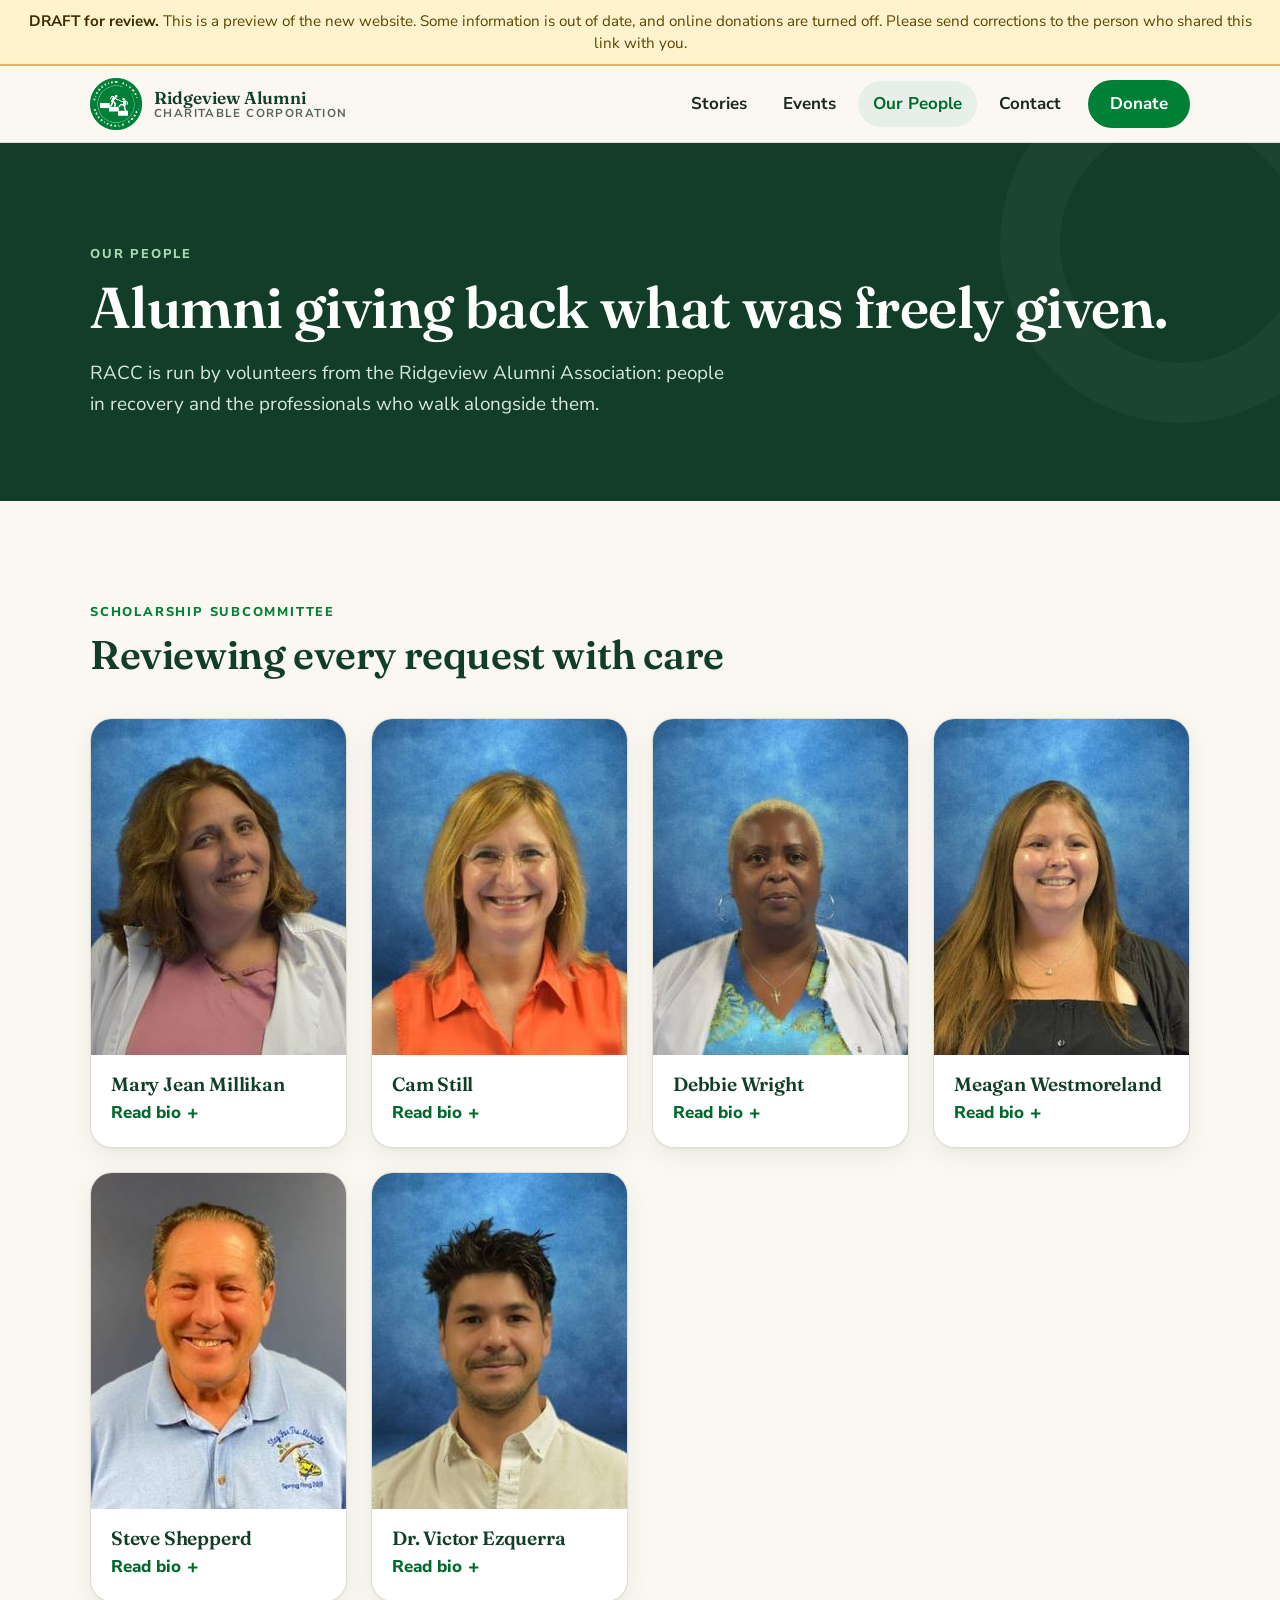
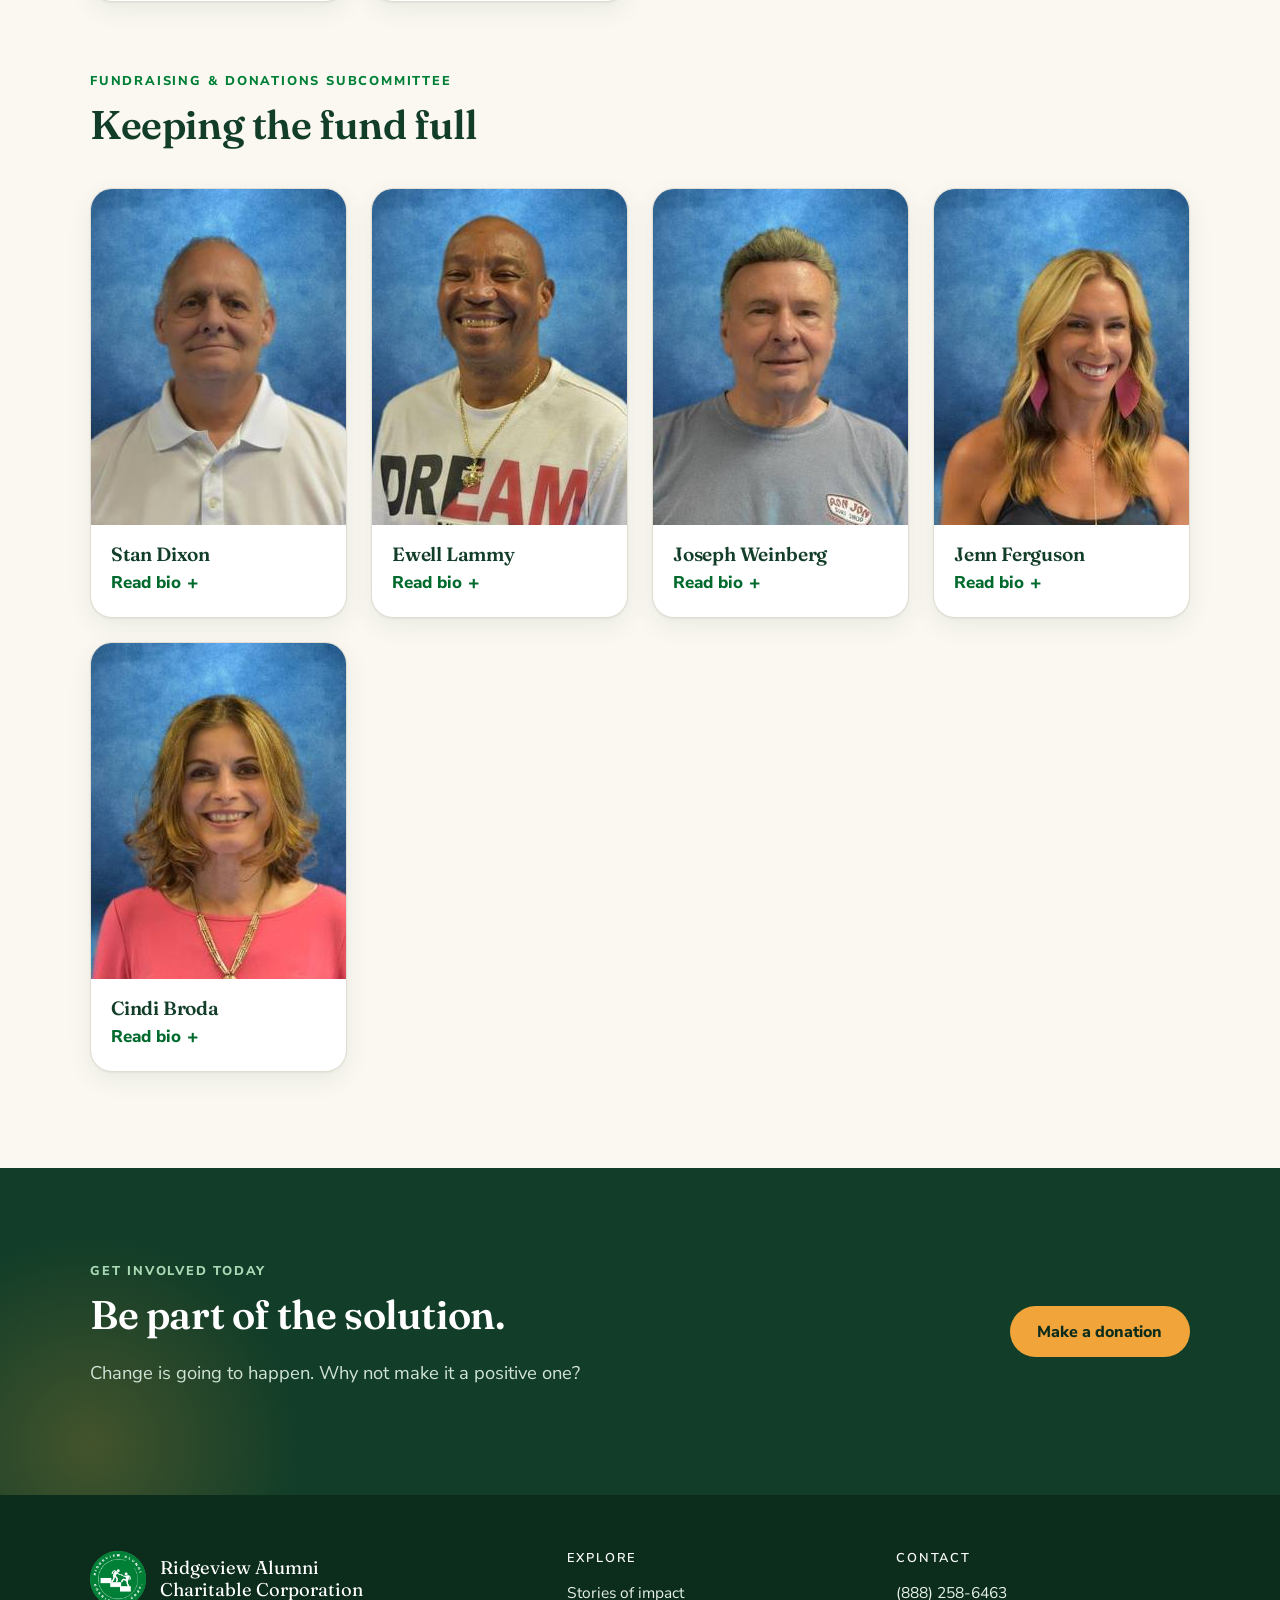
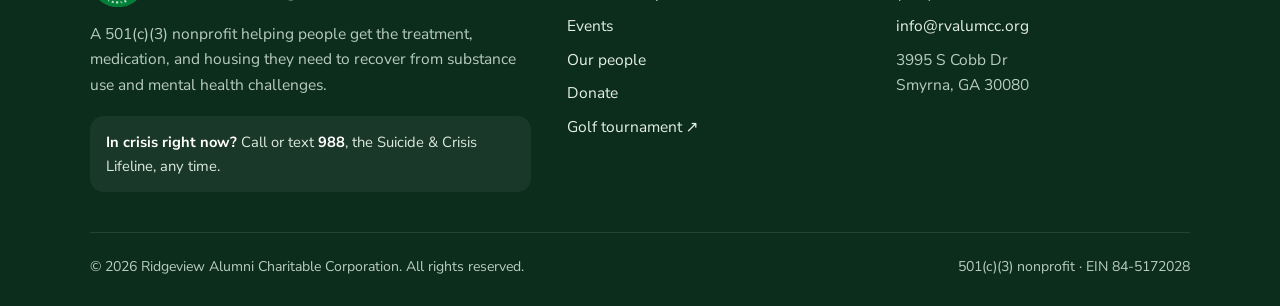
<file: subcommittees/index.html>
<!doctype html>
<html lang="en">
<head>
  <meta charset="utf-8">
  <meta name="viewport" content="width=device-width, initial-scale=1">
  <meta name="robots" content="noindex, nofollow"><!-- DRAFT-NOINDEX: remove at launch -->
  <title>Our People | Ridgeview Alumni Charitable Corporation</title>
  <meta name="description" content="Meet the Ridgeview alumni volunteers who award scholarships and raise funds for the Ridgeview Alumni Charitable Corporation.">
  <link rel="canonical" href="https://rvalumcc.org/subcommittees/">
  <meta property="og:title" content="Our People | Ridgeview Alumni Charitable Corporation">
  <meta property="og:description" content="The volunteers behind RACC: alumni giving back what was freely given to them.">
  <meta property="og:image" content="https://rvalumcc.org/images/hero-walk.jpg">
  <link rel="icon" href="../images/favicon-32.png" sizes="32x32">
  <link rel="apple-touch-icon" href="../images/apple-touch-icon.png">
  <link rel="preconnect" href="https://fonts.googleapis.com">
  <link rel="preconnect" href="https://fonts.gstatic.com" crossorigin>
  <link rel="stylesheet" href="https://fonts.googleapis.com/css2?family=Fraunces:opsz,wght@9..144,500;9..144,600&family=Nunito+Sans:opsz,wght@6..12,400;6..12,600;6..12,700;6..12,800&display=swap">
  <link rel="stylesheet" href="../styles.css">
  <script src="../js/config.js" defer></script>
  <script src="../js/main.js" defer></script>
</head>
<body>
<!-- partial:header -->
<a class="skip-link" href="#main">Skip to content</a>
<header class="site-header">
  <div class="wrap header-inner">
    <a class="brand" href="../" aria-label="Ridgeview Alumni Charitable Corporation, home">
      <img src="../images/logo.png" alt="" width="52" height="52">
      <span class="brand-name">Ridgeview Alumni<small>Charitable Corporation</small></span>
    </a>
    <button class="nav-toggle" aria-expanded="false" aria-controls="main-nav" aria-label="Menu">
      <svg viewBox="0 0 24 24" fill="none" stroke="currentColor" stroke-width="2" stroke-linecap="round"><path d="M4 7h16M4 12h16M4 17h16"/></svg>
    </button>
    <nav class="main-nav" id="main-nav" aria-label="Main">
      <ul>
        <li><a href="../testimonials/">Stories</a></li>
        <li><a href="../events/">Events</a></li>
        <li><a href="../subcommittees/" aria-current="page">Our People</a></li>
        <li><a href="../contact/">Contact</a></li>
        <li class="nav-donate"><a href="../donations/">Donate</a></li>
      </ul>
    </nav>
  </div>
</header>
<!-- /partial:header -->

<main id="main">
  <section class="page-hero">
    <div class="wrap">
      <span class="eyebrow">Our people</span>
      <h1>Alumni giving back what was freely given.</h1>
      <p>RACC is run by volunteers from the Ridgeview Alumni Association: people in recovery and the professionals who walk alongside them.</p>
    </div>
  </section>

  <!--
    TO UPDATE THE ROSTER: each person is one <article class="person"> block.
    Copy a block to add someone; delete a block to remove someone.
    Photo: add a JPG to /images/people/ and point the img src at it.
  -->
  <section class="section">
    <div class="wrap">
      <div class="committee">
        <div class="section-head">
          <span class="eyebrow">Scholarship Subcommittee</span>
          <h2>Reviewing every request with care</h2>
        </div>
        <div class="people">
          <article class="person">
            <img src="../images/people/mary-jean-millikan.jpg" alt="Mary Jean Millikan" loading="lazy" width="480" height="336">
            <div class="person-body">
              <h3>Mary Jean Millikan</h3>
              <details><summary>Read bio</summary><p>I'm a Ridgeview Alumni with 28 years of sobriety. I am actively involved in a 12-step program, and I am employed as an RN and the Director of Nursing at Ascensa Health at St. Jude's Recovery Center. I am also a Certified Addictions Nurse (CARN). Prior to this, I was employed at RVI for 14 years. I am very familiar with the disease of addiction and witness first-hand the miracles of recovery that come with quality treatment.</p></details>
            </div>
          </article>
          <article class="person">
            <img src="../images/people/cam-still.jpg" alt="Cam Still" loading="lazy" width="480" height="336">
            <div class="person-body">
              <h3>Cam Still</h3>
              <details><summary>Read bio</summary><p>Recovery for me is an action word. As a long-time active member of the Ridgeview Alumni Association, I do volunteer work by chairing the Ridgeview Family Workshop committee. I support people in treatment and I have a village of recovery friends supporting me. It is important to give back what has so freely been given to me. I am a wife and mother of four. My recovery from anxiety and depression has made my life manageable and fulfilling.</p></details>
            </div>
          </article>
          <article class="person">
            <img src="../images/people/debbie-wright.jpg" alt="Debbie Wright" loading="lazy" width="480" height="336">
            <div class="person-body">
              <h3>Debbie Wright</h3>
              <details><summary>Read bio</summary><p>Healthcare professional and patient advocate for 25 plus years. “I advocate for patient-centric care and am a passionate supporter and promoter of equity and parity in the provision of mental health services. I enjoy dogs, music and I am an ardent pursuer of serenity.”</p></details>
            </div>
          </article>
          <article class="person">
            <img src="../images/people/meagan-westmoreland.jpg" alt="Meagan Westmoreland" loading="lazy" width="480" height="336">
            <div class="person-body">
              <h3>Meagan Westmoreland</h3>
              <details><summary>Read bio</summary><p>I first came to Ridgeview in summer of 2018 for substance abuse disorder and found a whole new life in recovery. As a pediatric nurse, I spend much of my working time helping parents and children. When not working or focusing on recovery, I have the good fortune to spend time with my twin toddlers. They are just one of the many gifts my recovery has granted me. I'm a dedicated member of the Ridgeview Alumni Association and the Ridgeview community has become a large part of my life.</p></details>
            </div>
          </article>
          <article class="person">
            <img src="../images/people/steve-shepperd.jpg" alt="Steve Shepperd" loading="lazy" width="480" height="336">
            <div class="person-body">
              <h3>Steve Shepperd</h3>
              <details><summary>Read bio</summary><p>I have been in recovery 17 years. I grew up in South Florida and my hobbies are woodworking, water activities, golf, and gardening. I've been married for 40 years with two adult children.</p></details>
            </div>
          </article>
          <article class="person">
            <img src="../images/people/victor-ezquerra.jpg" alt="Dr. Victor Ezquerra" loading="lazy" width="480" height="336">
            <div class="person-body">
              <h3>Dr. Victor Ezquerra</h3>
              <details><summary>Read bio</summary><p>I am in recovery from substance abuse disorder and major depressive disorder. Professionally, I have been an educator for over 15 years, primarily in higher education. I thrive on engaging people educationally and socially. My interdisciplinary background inspires me to create connections amongst different fields, particularly the arts.</p></details>
            </div>
          </article>
        </div>
      </div>

      <div class="committee">
        <div class="section-head">
          <span class="eyebrow">Fundraising &amp; Donations Subcommittee</span>
          <h2>Keeping the fund full</h2>
        </div>
        <div class="people">
          <article class="person">
            <img src="../images/people/stan-dixon.jpg" alt="Stan Dixon" loading="lazy" width="480" height="336">
            <div class="person-body">
              <h3>Stan Dixon</h3>
              <details><summary>Read bio</summary><p>26 years as a Ridgeview Alumni Association member. Chaired several committees including Communication and Entertainment. “My alumni involvement and willingness to be of service has helped me remain sober even through the most difficult times.”</p></details>
            </div>
          </article>
          <article class="person">
            <img src="../images/people/ewell-lammy.jpg" alt="Ewell Lammy" loading="lazy" width="480" height="336">
            <div class="person-body">
              <h3>Ewell Lammy</h3>
              <details><summary>Read bio</summary><p>Served 20 years in the United States Marine Corps as a Data Analyst with an honorable retirement in 1998. Retired from IBM after 15 years. Subsequently retired after 4 years from The Home Depot working as a Merchandise Execution team member. “I enjoy working with people and organizing and adventuring in new and exciting events.”</p></details>
            </div>
          </article>
          <article class="person">
            <img src="../images/people/joseph-weinberg.jpg" alt="Joseph Weinberg" loading="lazy" width="480" height="336">
            <div class="person-body">
              <h3>Joseph Weinberg</h3>
              <details><summary>Read bio</summary><p>My roots to the local community run deep as I am a native of Atlanta. I have two great sons, a wonderful daughter-in-law, and a loved grandson. I have served the local legal community for more than 45 years and am proud to be a member of the Ridgeview Alumni Association.</p></details>
            </div>
          </article>
          <article class="person">
            <img src="../images/people/jenn-ferguson.jpg" alt="Jenn Ferguson" loading="lazy" width="480" height="336">
            <div class="person-body">
              <h3>Jenn Ferguson</h3>
              <details><summary>Read bio</summary><p>My test became my testimony through recovery, unity, and service. I cherish the freedom I have today. I'm now able to live life to the ultimate fullest… one day at a time. Today, I'm a mental health advocate, mom of two, and work for a local mental health private practice that helps other people like me find their freedom.</p></details>
            </div>
          </article>
          <article class="person">
            <img src="../images/people/cindi-broda.jpg" alt="Cindi Broda" loading="lazy" width="480" height="336">
            <div class="person-body">
              <h3>Cindi Broda</h3>
              <details><summary>Read bio</summary><p>A Board Certified Master Health Coach and owner/CEO of Dynamic Wellness, LLC. She is a member of the Ridgeview Alumni Association, is a mentor in the Ridgeview Professional's Program, and teaches yoga in Ridgeview's Women's Program. She is happily married and is the mother of two adult children. “I love wilderness backpacking and running Tough Mudder obstacle course races with my husband.”</p></details>
            </div>
          </article>
        </div>
      </div>
    </div>
  </section>

<!-- partial:cta -->
<section class="cta-band">
  <div class="wrap cta-inner">
    <div>
      <span class="eyebrow" style="color:#a9d8b5">Get involved today</span>
      <h2>Be part of the solution.</h2>
      <p>Change is going to happen. Why not make it a positive one?</p>
    </div>
    <a class="btn btn-sun" href="../donations/">Make a donation</a>
  </div>
</section>
<!-- /partial:cta -->
</main>

<!-- partial:footer -->
<footer class="site-footer">
  <div class="wrap">
    <div class="footer-grid">
      <div>
        <div class="footer-brand">
          <img src="../images/logo.png" alt="" width="56" height="56">
          <span>Ridgeview Alumni<br>Charitable Corporation</span>
        </div>
        <p>A 501(c)(3) nonprofit helping people get the treatment, medication, and housing they need to recover from substance use and mental health challenges.</p>
        <div class="crisis"><strong>In crisis right now?</strong> Call or text <a href="tel:988"><strong>988</strong></a>, the Suicide &amp; Crisis Lifeline, any time.</div>
      </div>
      <div>
        <h4>Explore</h4>
        <ul>
          <li><a href="../testimonials/">Stories of impact</a></li>
          <li><a href="../events/">Events</a></li>
          <li><a href="../subcommittees/">Our people</a></li>
          <li><a href="../donations/">Donate</a></li>
          <li><a href="https://ridgeviewgolf.org">Golf tournament ↗</a></li>
        </ul>
      </div>
      <div>
        <h4>Contact</h4>
        <ul>
          <li><a href="tel:+18882586463">(888) 258-6463</a></li>
          <li><a href="mailto:info@rvalumcc.org">info@rvalumcc.org</a></li>
          <li>3995 S Cobb Dr<br>Smyrna, GA 30080</li>
        </ul>
      </div>
    </div>
    <div class="footer-bottom">
      <span>© <span data-year>2026</span> Ridgeview Alumni Charitable Corporation. All rights reserved.</span>
      <span>501(c)(3) nonprofit · EIN 84-5172028</span>
    </div>
  </div>
</footer>
<!-- /partial:footer -->
</body>
</html>
</file>
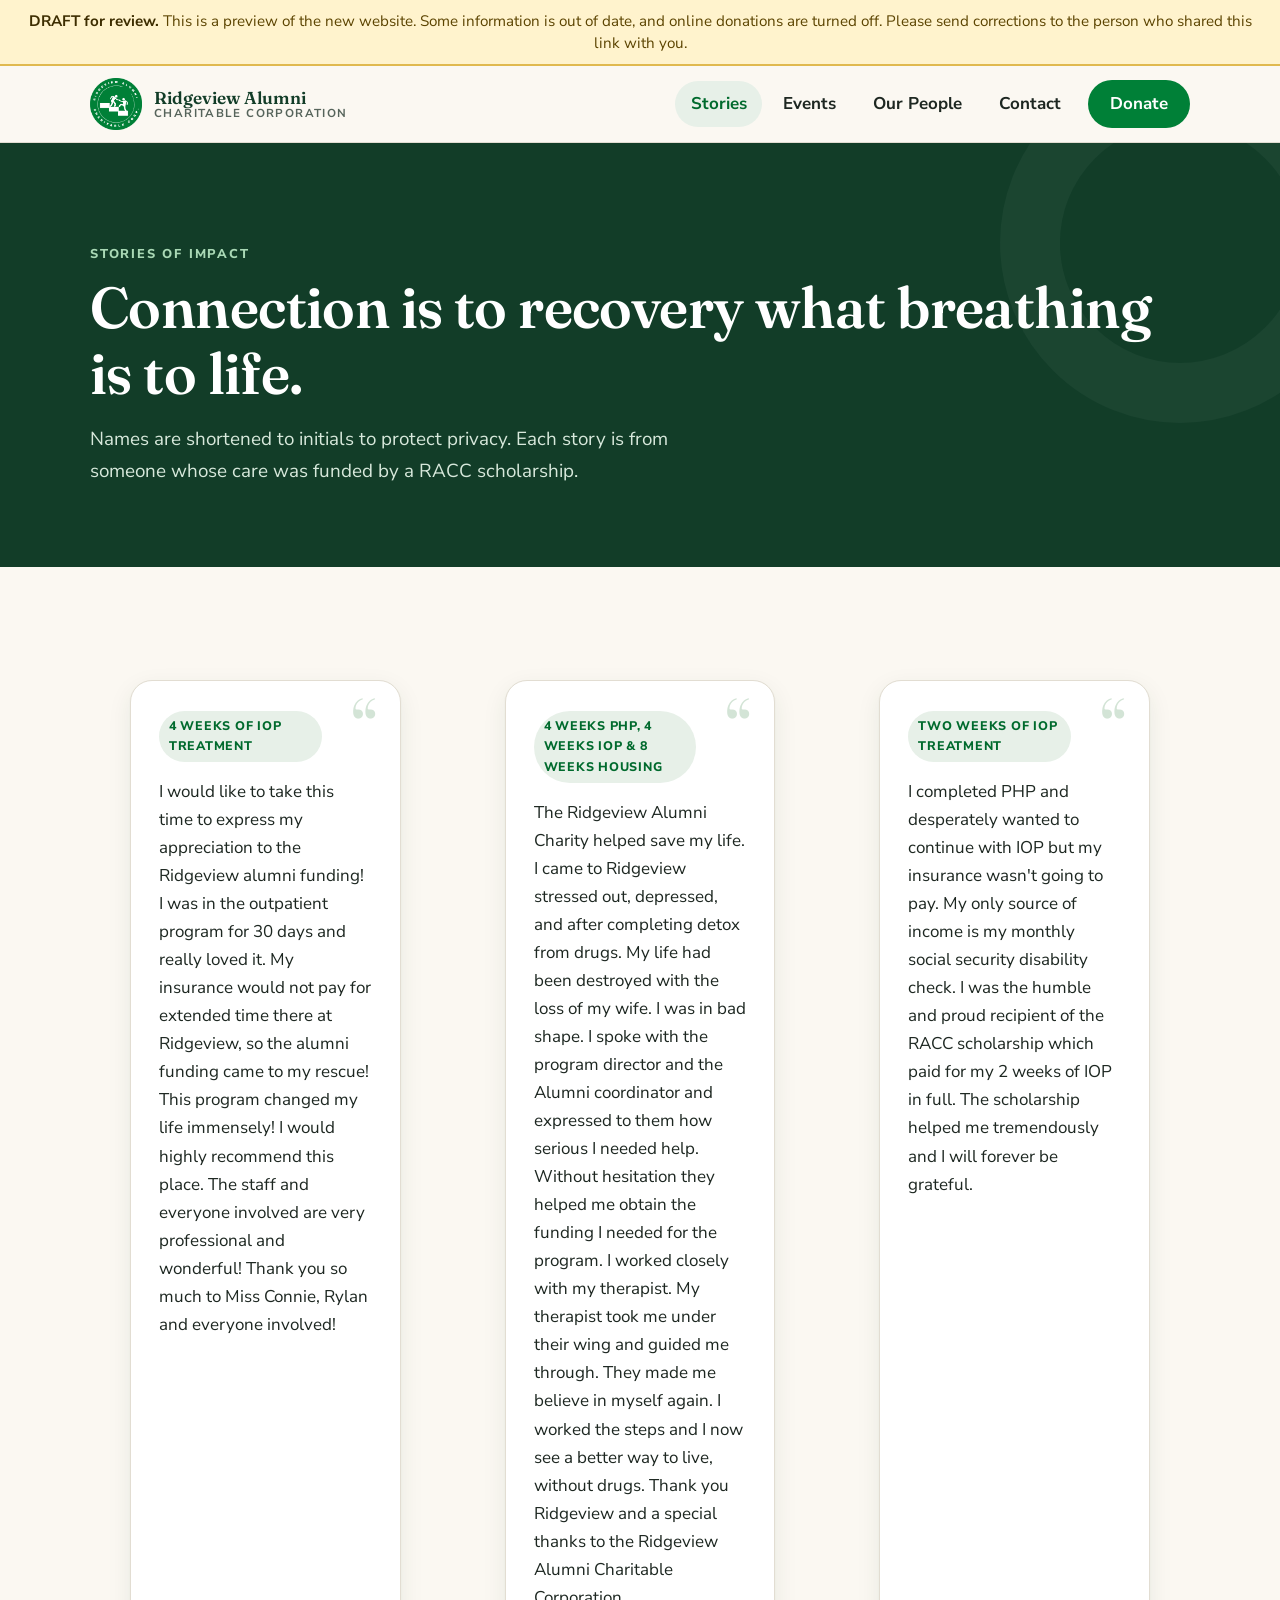
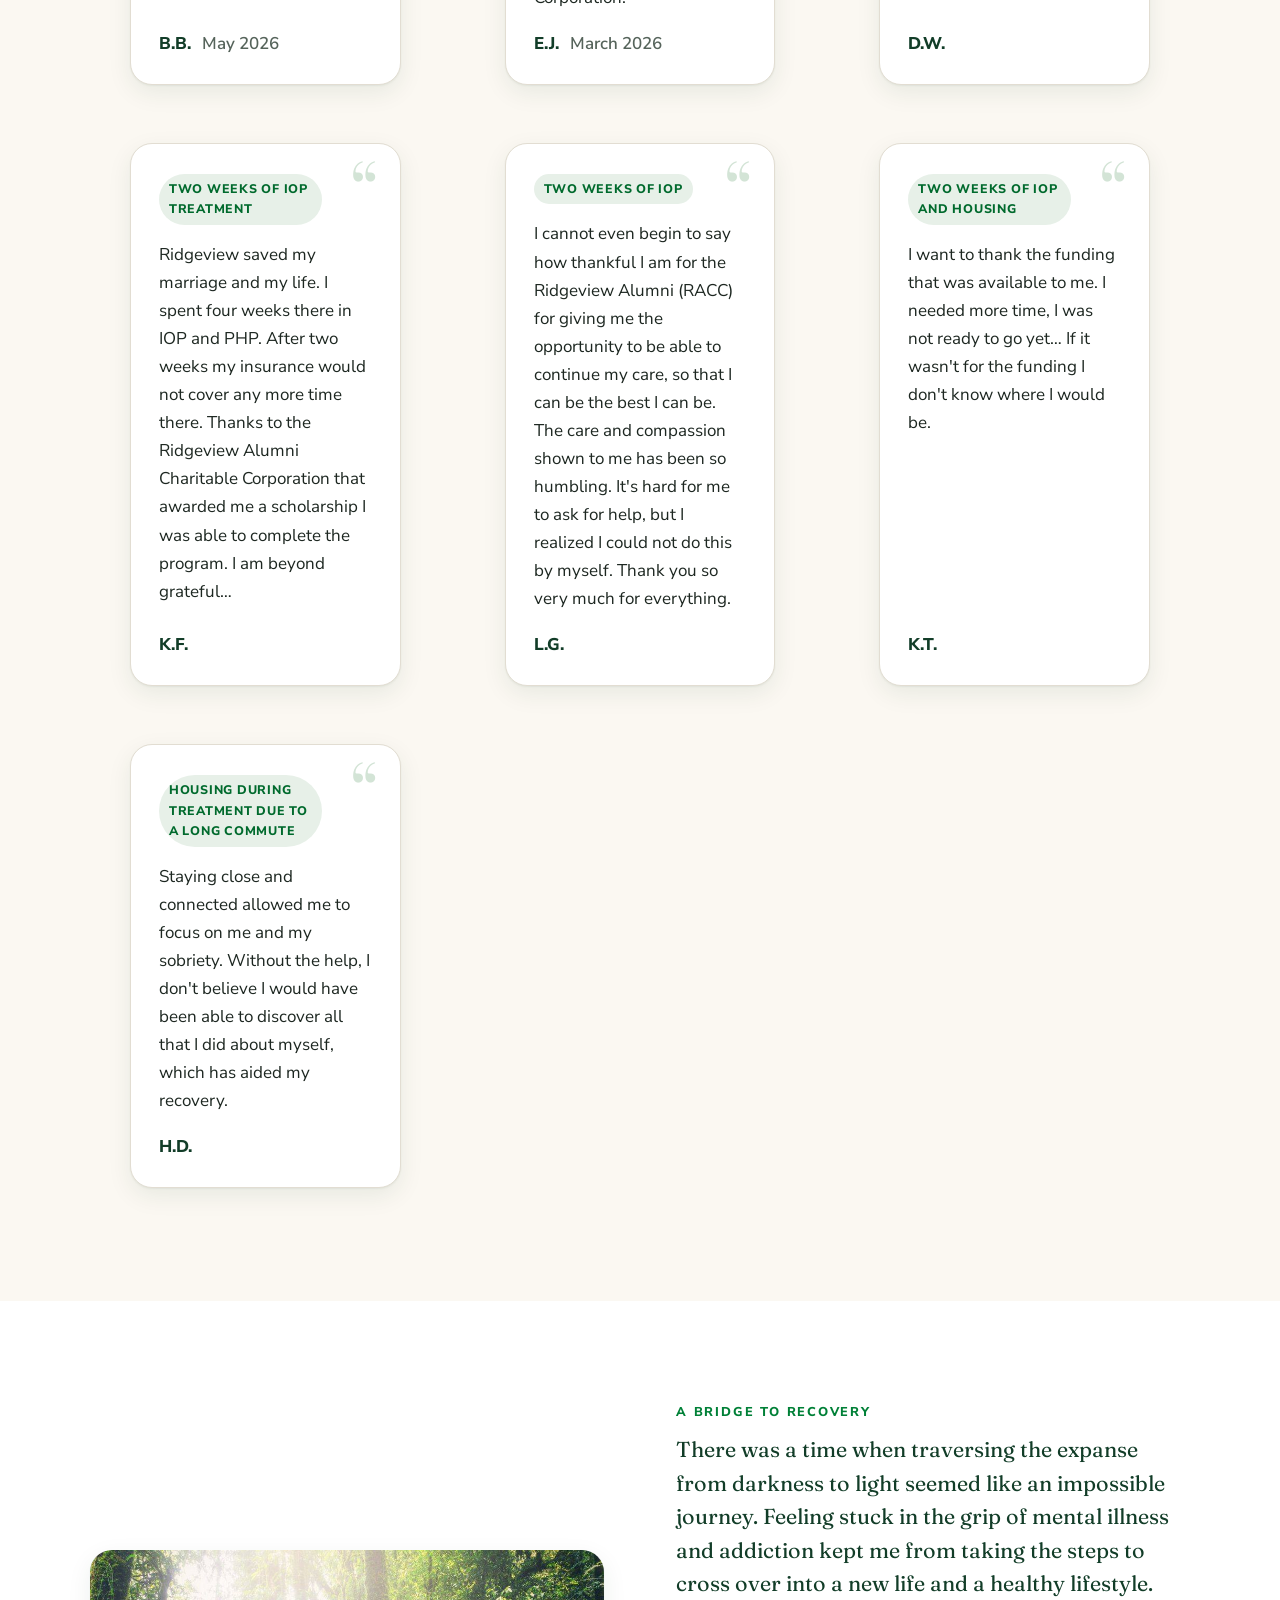
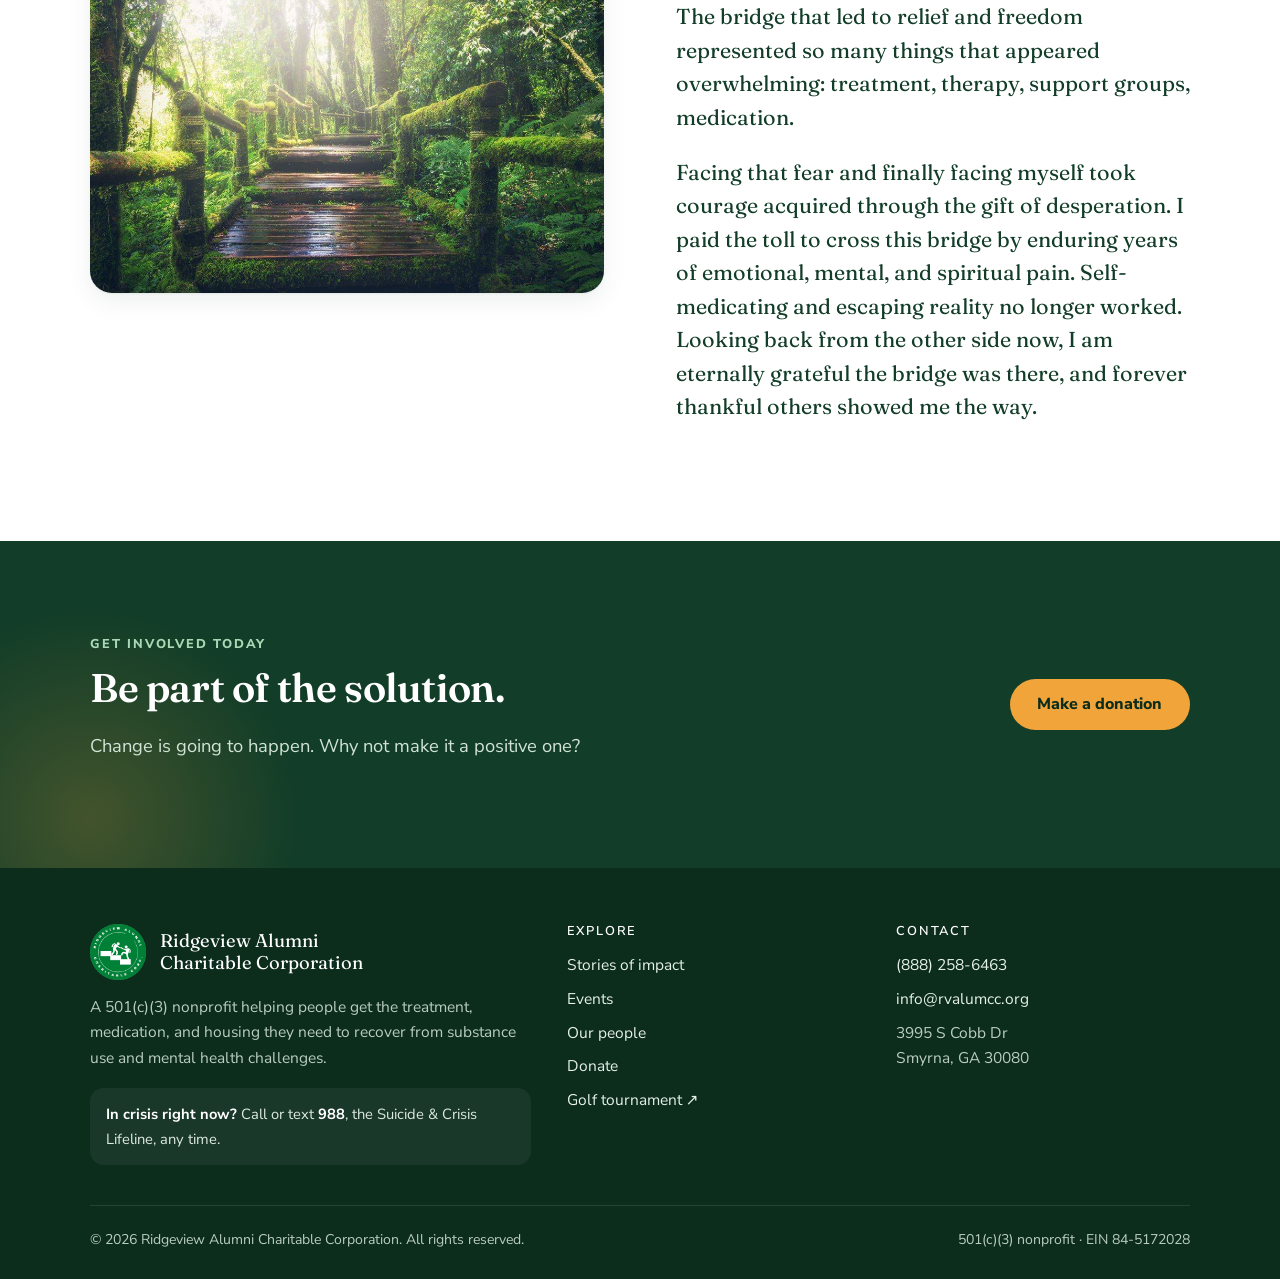
<file: testimonials/index.html>
<!doctype html>
<html lang="en">
<head>
  <meta charset="utf-8">
  <meta name="viewport" content="width=device-width, initial-scale=1">
  <meta name="robots" content="noindex, nofollow"><!-- DRAFT-NOINDEX: remove at launch -->
  <title>Stories of Impact | Ridgeview Alumni Charitable Corporation</title>
  <meta name="description" content="In their own words: people whose treatment, housing, and medication were funded by Ridgeview Alumni Charitable Corporation scholarships.">
  <link rel="canonical" href="https://rvalumcc.org/testimonials/">
  <meta property="og:title" content="Stories of Impact | Ridgeview Alumni Charitable Corporation">
  <meta property="og:description" content="In their own words: what a scholarship made possible.">
  <meta property="og:image" content="https://rvalumcc.org/images/bridge.jpg">
  <link rel="icon" href="../images/favicon-32.png" sizes="32x32">
  <link rel="apple-touch-icon" href="../images/apple-touch-icon.png">
  <link rel="preconnect" href="https://fonts.googleapis.com">
  <link rel="preconnect" href="https://fonts.gstatic.com" crossorigin>
  <link rel="stylesheet" href="https://fonts.googleapis.com/css2?family=Fraunces:opsz,wght@9..144,500;9..144,600&family=Nunito+Sans:opsz,wght@6..12,400;6..12,600;6..12,700;6..12,800&display=swap">
  <link rel="stylesheet" href="../styles.css">
  <script src="../js/config.js" defer></script>
  <script src="../js/main.js" defer></script>
</head>
<body>
<!-- partial:header -->
<a class="skip-link" href="#main">Skip to content</a>
<header class="site-header">
  <div class="wrap header-inner">
    <a class="brand" href="../" aria-label="Ridgeview Alumni Charitable Corporation, home">
      <img src="../images/logo.png" alt="" width="52" height="52">
      <span class="brand-name">Ridgeview Alumni<small>Charitable Corporation</small></span>
    </a>
    <button class="nav-toggle" aria-expanded="false" aria-controls="main-nav" aria-label="Menu">
      <svg viewBox="0 0 24 24" fill="none" stroke="currentColor" stroke-width="2" stroke-linecap="round"><path d="M4 7h16M4 12h16M4 17h16"/></svg>
    </button>
    <nav class="main-nav" id="main-nav" aria-label="Main">
      <ul>
        <li><a href="../testimonials/" aria-current="page">Stories</a></li>
        <li><a href="../events/">Events</a></li>
        <li><a href="../subcommittees/">Our People</a></li>
        <li><a href="../contact/">Contact</a></li>
        <li class="nav-donate"><a href="../donations/">Donate</a></li>
      </ul>
    </nav>
  </div>
</header>
<!-- /partial:header -->

<main id="main">
  <section class="page-hero">
    <div class="wrap">
      <span class="eyebrow">Stories of impact</span>
      <h1>Connection is to recovery what breathing is to life.</h1>
      <p>Names are shortened to initials to protect privacy. Each story is from someone whose care was funded by a RACC scholarship.</p>
    </div>
  </section>

  <section class="section">
    <div class="wrap">
      <div class="quotes">
        <figure class="quote">
          <span class="funded">4 weeks of IOP treatment</span>
          <blockquote>I would like to take this time to express my appreciation to the Ridgeview alumni funding! I was in the outpatient program for 30 days and really loved it. My insurance would not pay for extended time there at Ridgeview, so the alumni funding came to my rescue! This program changed my life immensely! I would highly recommend this place. The staff and everyone involved are very professional and wonderful! Thank you so much to Miss Connie, Rylan and everyone involved!</blockquote>
          <figcaption><cite>B.B. <span>May 2026</span></cite></figcaption>
        </figure>
        <figure class="quote">
          <span class="funded">4 weeks PHP, 4 weeks IOP &amp; 8 weeks housing</span>
          <blockquote>The Ridgeview Alumni Charity helped save my life. I came to Ridgeview stressed out, depressed, and after completing detox from drugs. My life had been destroyed with the loss of my wife. I was in bad shape. I spoke with the program director and the Alumni coordinator and expressed to them how serious I needed help. Without hesitation they helped me obtain the funding I needed for the program. I worked closely with my therapist. My therapist took me under their wing and guided me through. They made me believe in myself again. I worked the steps and I now see a better way to live, without drugs. Thank you Ridgeview and a special thanks to the Ridgeview Alumni Charitable Corporation.</blockquote>
          <figcaption><cite>E.J. <span>March 2026</span></cite></figcaption>
        </figure>
        <figure class="quote">
          <span class="funded">Two weeks of IOP treatment</span>
          <blockquote>I completed PHP and desperately wanted to continue with IOP but my insurance wasn't going to pay. My only source of income is my monthly social security disability check. I was the humble and proud recipient of the RACC scholarship which paid for my 2 weeks of IOP in full. The scholarship helped me tremendously and I will forever be grateful.</blockquote>
          <figcaption><cite>D.W.</cite></figcaption>
        </figure>
        <figure class="quote">
          <span class="funded">Two weeks of IOP treatment</span>
          <blockquote>Ridgeview saved my marriage and my life. I spent four weeks there in IOP and PHP. After two weeks my insurance would not cover any more time there. Thanks to the Ridgeview Alumni Charitable Corporation that awarded me a scholarship I was able to complete the program. I am beyond grateful…</blockquote>
          <figcaption><cite>K.F.</cite></figcaption>
        </figure>
        <figure class="quote">
          <span class="funded">Two weeks of IOP</span>
          <blockquote>I cannot even begin to say how thankful I am for the Ridgeview Alumni (RACC) for giving me the opportunity to be able to continue my care, so that I can be the best I can be. The care and compassion shown to me has been so humbling. It's hard for me to ask for help, but I realized I could not do this by myself. Thank you so very much for everything.</blockquote>
          <figcaption><cite>L.G.</cite></figcaption>
        </figure>
        <figure class="quote">
          <span class="funded">Two weeks of IOP and housing</span>
          <blockquote>I want to thank the funding that was available to me. I needed more time, I was not ready to go yet… If it wasn't for the funding I don't know where I would be.</blockquote>
          <figcaption><cite>K.T.</cite></figcaption>
        </figure>
        <figure class="quote">
          <span class="funded">Housing during treatment due to a long commute</span>
          <blockquote>Staying close and connected allowed me to focus on me and my sobriety. Without the help, I don't believe I would have been able to discover all that I did about myself, which has aided my recovery.</blockquote>
          <figcaption><cite>H.D.</cite></figcaption>
        </figure>
      </div>
    </div>
  </section>

  <section class="section paper">
    <div class="wrap split">
      <div>
        <img class="rounded-img" src="../images/bridge.jpg" alt="A wooden footbridge leading through a sunlit forest" loading="lazy" width="980" height="653">
      </div>
      <div>
        <span class="eyebrow">A bridge to recovery</span>
        <div class="essay">
          <p>There was a time when traversing the expanse from darkness to light seemed like an impossible journey. Feeling stuck in the grip of mental illness and addiction kept me from taking the steps to cross over into a new life and a healthy lifestyle. The bridge that led to relief and freedom represented so many things that appeared overwhelming: treatment, therapy, support groups, medication.</p>
          <p>Facing that fear and finally facing myself took courage acquired through the gift of desperation. I paid the toll to cross this bridge by enduring years of emotional, mental, and spiritual pain. Self-medicating and escaping reality no longer worked. Looking back from the other side now, I am eternally grateful the bridge was there, and forever thankful others showed me the way.</p>
        </div>
      </div>
    </div>
  </section>

<!-- partial:cta -->
<section class="cta-band">
  <div class="wrap cta-inner">
    <div>
      <span class="eyebrow" style="color:#a9d8b5">Get involved today</span>
      <h2>Be part of the solution.</h2>
      <p>Change is going to happen. Why not make it a positive one?</p>
    </div>
    <a class="btn btn-sun" href="../donations/">Make a donation</a>
  </div>
</section>
<!-- /partial:cta -->
</main>

<!-- partial:footer -->
<footer class="site-footer">
  <div class="wrap">
    <div class="footer-grid">
      <div>
        <div class="footer-brand">
          <img src="../images/logo.png" alt="" width="56" height="56">
          <span>Ridgeview Alumni<br>Charitable Corporation</span>
        </div>
        <p>A 501(c)(3) nonprofit helping people get the treatment, medication, and housing they need to recover from substance use and mental health challenges.</p>
        <div class="crisis"><strong>In crisis right now?</strong> Call or text <a href="tel:988"><strong>988</strong></a>, the Suicide &amp; Crisis Lifeline, any time.</div>
      </div>
      <div>
        <h4>Explore</h4>
        <ul>
          <li><a href="../testimonials/">Stories of impact</a></li>
          <li><a href="../events/">Events</a></li>
          <li><a href="../subcommittees/">Our people</a></li>
          <li><a href="../donations/">Donate</a></li>
          <li><a href="https://ridgeviewgolf.org">Golf tournament ↗</a></li>
        </ul>
      </div>
      <div>
        <h4>Contact</h4>
        <ul>
          <li><a href="tel:+18882586463">(888) 258-6463</a></li>
          <li><a href="mailto:info@rvalumcc.org">info@rvalumcc.org</a></li>
          <li>3995 S Cobb Dr<br>Smyrna, GA 30080</li>
        </ul>
      </div>
    </div>
    <div class="footer-bottom">
      <span>© <span data-year>2026</span> Ridgeview Alumni Charitable Corporation. All rights reserved.</span>
      <span>501(c)(3) nonprofit · EIN 84-5172028</span>
    </div>
  </div>
</footer>
<!-- /partial:footer -->
</body>
</html>
</file>
<file: styles.css>
/* Ridgeview Alumni Charitable Corporation — rvalumcc.org
   Calm, warm, trustworthy: brand green from the logo, cream paper, a sunrise accent. */

:root {
  --green: #008037;        /* sampled from the RACC logo */
  --green-dark: #006a2d;
  --forest: #123d28;
  --forest-2: #0c2c1c;
  --sage: #e7f0e8;
  --sage-2: #d3e4d6;
  --cream: #fbf8f2;
  --paper: #ffffff;
  --ink: #1d2721;
  --muted: #56645b;
  --line: #e2ddd2;
  --sun: #f0a43a;
  --sun-soft: #fdf0dc;
  --radius: 14px;
  --radius-lg: 22px;
  --shadow: 0 1px 2px rgba(18, 61, 40, .06), 0 8px 24px rgba(18, 61, 40, .08);
  --font-display: "Fraunces", Georgia, "Times New Roman", serif;
  --font-body: "Nunito Sans", system-ui, -apple-system, "Segoe UI", Roboto, sans-serif;
  --wrap: 1140px;
}

*, *::before, *::after { box-sizing: border-box; }
html { scroll-behavior: smooth; -webkit-text-size-adjust: 100%; }
body {
  margin: 0;
  font-family: var(--font-body);
  font-size: 1.0625rem;
  line-height: 1.65;
  color: var(--ink);
  background: var(--cream);
}
img { max-width: 100%; display: block; }
a { color: var(--green-dark); text-underline-offset: 3px; }
a:hover { color: var(--forest); }
h1, h2, h3, h4 {
  font-family: var(--font-display);
  font-weight: 600;
  line-height: 1.15;
  color: var(--forest);
  margin: 0 0 .5em;
  letter-spacing: -.01em;
}
h1 { font-size: clamp(2.2rem, 5vw, 3.6rem); }
h2 { font-size: clamp(1.75rem, 3.4vw, 2.5rem); }
h3 { font-size: 1.35rem; }
p { margin: 0 0 1em; }
.wrap { max-width: var(--wrap); margin: 0 auto; padding: 0 20px; }
.narrow { max-width: 760px; }
.center { text-align: center; }
.muted { color: var(--muted); }
.eyebrow {
  display: inline-block;
  font-family: var(--font-body);
  font-size: .8rem;
  font-weight: 800;
  letter-spacing: .14em;
  text-transform: uppercase;
  color: var(--green);
  margin-bottom: .6rem;
}
.skip-link { position: absolute; left: -9999px; }
.skip-link:focus { left: 16px; top: 16px; z-index: 100; background: #fff; padding: 8px 14px; border-radius: 8px; }
:focus-visible { outline: 3px solid var(--sun); outline-offset: 2px; }

/* ---------- Draft banner (config.js DRAFT) ---------- */
.draft-banner {
  background: #fff3cd; color: #5c4400; border-bottom: 2px solid #e0b94f;
  padding: 10px 20px; text-align: center; font-size: .95rem; line-height: 1.45;
}
.draft-banner strong { color: #3d2d00; }

/* ---------- Buttons ---------- */
.btn {
  display: inline-flex; align-items: center; justify-content: center; gap: .5em;
  font: 800 1rem/1 var(--font-body);
  padding: .95em 1.6em;
  border-radius: 999px;
  border: 2px solid transparent;
  text-decoration: none;
  cursor: pointer;
  transition: background .15s, color .15s, border-color .15s, transform .15s;
}
.btn:hover { transform: translateY(-1px); }
.btn-primary { background: var(--green); color: #fff; }
.btn-primary:hover { background: var(--green-dark); color: #fff; }
.btn-sun { background: var(--sun); color: var(--forest-2); }
.btn-sun:hover { background: #e4952a; color: var(--forest-2); }
.btn-ghost { border-color: currentColor; color: var(--forest); background: transparent; }
.btn-ghost.on-dark { color: #fff; }
.btn-ghost:hover { background: rgba(255,255,255,.12); }
.btn-row { display: flex; flex-wrap: wrap; gap: 12px; }

/* ---------- Header ---------- */
.site-header {
  position: sticky; top: 0; z-index: 50;
  background: rgba(251, 248, 242, .94);
  backdrop-filter: saturate(1.4) blur(8px);
  border-bottom: 1px solid var(--line);
}
.header-inner { display: flex; align-items: center; justify-content: space-between; gap: 16px; min-height: 76px; }
.brand { display: flex; align-items: center; gap: 12px; text-decoration: none; color: var(--forest); }
.brand img { width: 52px; height: 52px; }
.brand-name { font-family: var(--font-display); font-weight: 600; font-size: 1.08rem; line-height: 1.15; }
.brand-name small { display: block; font-family: var(--font-body); font-weight: 700; font-size: .72rem; letter-spacing: .12em; text-transform: uppercase; color: var(--muted); }
.main-nav ul { list-style: none; margin: 0; padding: 0; display: flex; align-items: center; gap: 6px; }
.main-nav a {
  display: block; padding: .55em .9em; border-radius: 999px;
  text-decoration: none; font-weight: 700; color: var(--ink);
}
.main-nav a:hover { background: var(--sage); color: var(--forest); }
.main-nav a[aria-current="page"] { color: var(--green-dark); background: var(--sage); }
.main-nav .nav-donate a { background: var(--green); color: #fff; padding: .6em 1.3em; margin-left: 6px; }
.main-nav .nav-donate a:hover, .main-nav .nav-donate a[aria-current="page"] { background: var(--green-dark); color: #fff; }
.nav-toggle {
  display: none; background: none; border: 0; padding: 10px; cursor: pointer; color: var(--forest);
}
.nav-toggle svg { width: 28px; height: 28px; }

@media (max-width: 900px) {
  .nav-toggle { display: block; }
  .main-nav {
    position: absolute; left: 0; right: 0; top: 100%;
    background: var(--cream); border-bottom: 1px solid var(--line);
    display: none; box-shadow: var(--shadow);
  }
  .main-nav.open { display: block; }
  .main-nav ul { flex-direction: column; align-items: stretch; padding: 10px 16px 18px; gap: 2px; }
  .main-nav a { padding: .8em 1em; border-radius: 10px; }
  .main-nav .nav-donate a { margin: 8px 0 0; text-align: center; }
}
@media (max-width: 420px) {
  .brand-name { font-size: .95rem; }
  .brand img { width: 44px; height: 44px; }
}

/* ---------- Hero ---------- */
.hero {
  position: relative; color: #fff; overflow: hidden;
  background: var(--forest-2);
}
.hero-media { position: absolute; inset: 0; }
.hero-media img { width: 100%; height: 100%; object-fit: cover; object-position: center 40%; }
.hero::after {
  content: ""; position: absolute; inset: 0;
  background: linear-gradient(100deg, rgba(12,44,28,.92) 0%, rgba(12,44,28,.72) 45%, rgba(12,44,28,.25) 100%);
}
@media (max-width: 700px) {
  .hero::after { background: linear-gradient(180deg, rgba(12,44,28,.86) 0%, rgba(12,44,28,.78) 100%); }
}
.hero-content { position: relative; z-index: 1; padding: clamp(80px, 13vw, 150px) 0 clamp(70px, 11vw, 130px); max-width: 640px; }
.hero h1 { color: #fff; }
.hero .eyebrow { color: #bfe3c8; }
.hero p.lead { font-size: 1.25rem; color: #eaf3ec; margin-bottom: 1.8rem; }
.page-hero { background: var(--forest); color: #fff; padding: clamp(56px, 9vw, 96px) 0 clamp(48px, 7vw, 80px); position: relative; overflow: hidden; }
.page-hero h1 { color: #fff; margin-bottom: .3em; }
.page-hero p { color: #d7e8db; font-size: 1.18rem; max-width: 640px; margin: 0; }
.page-hero .eyebrow { color: #a9d8b5; }
.page-hero::before {
  content: ""; position: absolute; right: -80px; top: -80px; width: 360px; height: 360px;
  border-radius: 50%; border: 60px solid rgba(255,255,255,.04);
}

/* ---------- Sections ---------- */
.section { padding: clamp(56px, 8vw, 96px) 0; }
.section.tint { background: var(--sage); }
.section.paper { background: var(--paper); }
.section-head { max-width: 720px; margin-bottom: 40px; }
.section-head.center { margin-left: auto; margin-right: auto; }
.lead { font-size: 1.2rem; color: var(--muted); }

.split { display: grid; grid-template-columns: 1fr 1fr; gap: clamp(32px, 6vw, 72px); align-items: center; }
.split.reverse > :first-child { order: 2; }
@media (max-width: 820px) { .split { grid-template-columns: 1fr; } .split.reverse > :first-child { order: 0; } }
.rounded-img { border-radius: var(--radius-lg); box-shadow: var(--shadow); width: 100%; height: 100%; object-fit: cover; }

/* Mission / vision cards */
.cards-2 { display: grid; grid-template-columns: repeat(2, 1fr); gap: 24px; }
.cards-3 { display: grid; grid-template-columns: repeat(3, 1fr); gap: 24px; }
@media (max-width: 860px) { .cards-3 { grid-template-columns: 1fr; } }
@media (max-width: 720px) { .cards-2 { grid-template-columns: 1fr; } }
.card {
  background: var(--paper); border: 1px solid var(--line); border-radius: var(--radius-lg);
  padding: clamp(24px, 4vw, 36px); box-shadow: var(--shadow);
}
.card h3 { margin-bottom: .4em; }
.card .icon {
  width: 48px; height: 48px; border-radius: 12px; display: grid; place-items: center;
  background: var(--sage); color: var(--green); margin-bottom: 16px;
}
.card .icon svg { width: 26px; height: 26px; }

/* Ways we help */
.help-item { text-align: left; }

/* About pull-quote */
.about-text p:first-of-type {
  font-family: var(--font-display); font-size: 1.45rem; line-height: 1.35; color: var(--forest);
}

/* ---------- Impact stats ---------- */
.stats { display: grid; grid-template-columns: repeat(3, 1fr); gap: 20px; }
@media (max-width: 760px) { .stats { grid-template-columns: 1fr; } }
.stat {
  background: var(--paper); border-radius: var(--radius-lg); padding: 28px 26px;
  border-top: 5px solid var(--green); box-shadow: var(--shadow);
}
.stat-value { font-family: var(--font-display); font-weight: 600; font-size: clamp(2.2rem, 4.5vw, 3rem); color: var(--forest); line-height: 1; }
.stat-label { margin-top: 10px; color: var(--muted); font-weight: 600; }
.stats-note { margin-top: 18px; font-size: .95rem; color: var(--muted); }
.on-forest .stat { background: rgba(255,255,255,.06); box-shadow: none; border-top-color: var(--sun); }
.on-forest .stat-value { color: #fff; }
.on-forest .stat-label, .on-forest .stats-note { color: #c9dccd; }

/* ---------- Testimonials ---------- */
.quotes { display: grid; grid-template-columns: repeat(auto-fill, minmax(320px, 1fr)); gap: 24px; }
@media (max-width: 380px) { .quotes { grid-template-columns: 1fr; } }
.quote {
  background: var(--paper); border-radius: var(--radius-lg); padding: 30px 28px 26px;
  border: 1px solid var(--line); box-shadow: var(--shadow);
  display: flex; flex-direction: column; position: relative;
}
.quote::before {
  content: "\201C"; font-family: var(--font-display); font-size: 5rem; line-height: .7;
  color: var(--sage-2); position: absolute; top: 22px; right: 22px;
}
.quote .funded {
  align-self: flex-start; font-size: .78rem; font-weight: 800; letter-spacing: .06em; text-transform: uppercase;
  color: var(--green-dark); background: var(--sage); padding: .4em .8em; border-radius: 999px; margin-bottom: 16px;
  max-width: calc(100% - 50px);
}
.quote blockquote { margin: 0 0 18px; flex: 1; }
.quote cite { font-style: normal; font-weight: 800; color: var(--forest); }
.quote cite span { font-weight: 600; color: var(--muted); margin-left: 6px; }

.essay {
  font-family: var(--font-display); font-size: clamp(1.15rem, 2vw, 1.35rem); line-height: 1.55; color: var(--forest);
}

/* ---------- CTA band ---------- */
.cta-band { background: var(--forest); color: #fff; padding: clamp(56px, 8vw, 88px) 0; position: relative; overflow: hidden; }
.cta-band h2 { color: #fff; }
.cta-band p { color: #d0e3d5; font-size: 1.15rem; }
.cta-band::after {
  content: ""; position: absolute; left: -120px; bottom: -160px; width: 420px; height: 420px; border-radius: 50%;
  background: radial-gradient(circle, rgba(240,164,58,.22), transparent 70%);
}
.cta-inner { position: relative; z-index: 1; display: flex; align-items: center; justify-content: space-between; gap: 28px; flex-wrap: wrap; }
.cta-inner > div { max-width: 640px; }

/* ---------- Events ---------- */
.event { padding: clamp(48px, 7vw, 80px) 0; border-bottom: 1px solid var(--line); }
.event:last-of-type { border-bottom: 0; }
.event-meta {
  display: inline-flex; flex-wrap: wrap; gap: 8px 18px; margin: 4px 0 18px;
  padding: 14px 18px; background: var(--sun-soft); border-radius: var(--radius); font-weight: 700; color: var(--forest);
}
.event-meta .label { color: #9a5c0c; font-size: .78rem; letter-spacing: .1em; text-transform: uppercase; display: block; font-weight: 800; }
.gallery { display: grid; grid-template-columns: repeat(3, 1fr); gap: 12px; margin-top: 28px; }
.gallery figure { margin: 0; }
.gallery img { width: 100%; aspect-ratio: 4 / 3; object-fit: cover; border-radius: 12px; }
.gallery figcaption, .photo-credit { font-size: .85rem; color: var(--muted); margin-top: 10px; }
@media (max-width: 560px) { .gallery { grid-template-columns: 1fr 1fr; } .gallery figure:nth-child(3) { display: none; } }

/* ---------- People ---------- */
.people { display: grid; grid-template-columns: repeat(auto-fill, minmax(240px, 1fr)); gap: 24px; }
.person {
  background: var(--paper); border: 1px solid var(--line); border-radius: var(--radius-lg);
  overflow: hidden; box-shadow: var(--shadow); display: flex; flex-direction: column;
}
.person img { width: 100%; aspect-ratio: 1 / 1; object-fit: cover; object-position: center 25%; background: var(--sage); }
.person-body { padding: 18px 20px 20px; }
.person h3 { font-size: 1.2rem; margin: 0 0 4px; }
.person .role { font-size: .9rem; color: var(--muted); font-weight: 700; margin: 0 0 10px; }
.person details summary {
  cursor: pointer; font-weight: 800; color: var(--green-dark); list-style: none; display: inline-flex; align-items: center; gap: 6px;
}
.person details summary::-webkit-details-marker { display: none; }
.person details summary::after { content: "+"; font-size: 1.2rem; line-height: 1; }
.person details[open] summary::after { content: "\2212"; }
.person details p { margin: 10px 0 0; font-size: .97rem; }
.committee + .committee { margin-top: 64px; }
@media (max-width: 560px) {
  .people { grid-template-columns: 1fr 1fr; gap: 14px; }
  .person-body { padding: 12px 14px 14px; }
  .person h3 { font-size: 1.02rem; }
  .person details summary { font-size: .92rem; }
}

/* ---------- Donate ---------- */
.donate-layout { display: grid; grid-template-columns: 1.1fr .9fr; gap: clamp(32px, 5vw, 64px); align-items: start; }
.donate-layout > * { min-width: 0; }
@media (max-width: 900px) { .donate-layout { grid-template-columns: 1fr; } }
@media (max-width: 340px) { .chips { grid-template-columns: repeat(2, 1fr); } }
.donate-box {
  background: var(--paper); border-radius: var(--radius-lg); padding: clamp(24px, 4vw, 36px);
  box-shadow: 0 2px 4px rgba(18,61,40,.06), 0 18px 48px rgba(18,61,40,.14);
  border: 1px solid var(--line); position: sticky; top: 100px;
}
@media (max-width: 900px) { .donate-box { position: static; } }
.donate-box h2 { font-size: 1.7rem; }
.chips { display: grid; grid-template-columns: repeat(3, 1fr); gap: 10px; margin: 18px 0 14px; }
.chip {
  font: 800 1.1rem/1 var(--font-body); padding: 16px 8px; border-radius: 12px;
  border: 2px solid var(--line); background: var(--cream); color: var(--forest); cursor: pointer;
  transition: border-color .15s, background .15s;
}
.chip:hover { border-color: var(--green); }
.chip.active { border-color: var(--green); background: var(--sage); box-shadow: inset 0 0 0 1px var(--green); }
.custom-amount { margin-bottom: 14px; }
.custom-amount[hidden] { display: none; }
.money-input { position: relative; }
.money-input span { position: absolute; left: 16px; top: 50%; transform: translateY(-50%); font-weight: 800; color: var(--muted); }
.money-input input { padding-left: 32px; font-size: 1.15rem; font-weight: 700; }
.amount-line { display: flex; justify-content: space-between; align-items: baseline; padding: 14px 0; border-top: 1px dashed var(--line); margin-top: 6px; }
.amount-line strong { font-family: var(--font-display); font-size: 1.8rem; color: var(--forest); }
.donate-hint { font-size: .95rem; color: var(--muted); margin: 6px 0 12px; }
.donate-hint.error { color: #a2361c; font-weight: 700; }
#paypal-container { min-height: 10px; }
.tax-note { font-size: .88rem; color: var(--muted); margin: 16px 0 0; }
.secure-note { display: flex; gap: 8px; align-items: center; font-size: .88rem; color: var(--muted); margin-top: 10px; }
.secure-note svg { width: 16px; height: 16px; flex: none; }
.donate-success { display: none; text-align: center; padding: 12px 0; }
.donate-success.show { display: block; }
.donate-success .check {
  width: 64px; height: 64px; border-radius: 50%; background: var(--sage); color: var(--green);
  display: grid; place-items: center; margin: 0 auto 16px;
}
.uses { list-style: none; padding: 0; margin: 24px 0 0; display: grid; gap: 14px; }
.uses li { display: flex; gap: 14px; align-items: flex-start; }
.uses .icon { flex: none; width: 40px; height: 40px; border-radius: 10px; background: var(--sage); color: var(--green); display: grid; place-items: center; }
.uses .icon svg { width: 22px; height: 22px; }

/* ---------- Forms ---------- */
.field { margin-bottom: 16px; }
.field label { display: block; font-weight: 800; font-size: .95rem; margin-bottom: 6px; color: var(--forest); }
.field label .req { color: var(--green); }
.field label .opt { font-weight: 600; color: var(--muted); }
input[type="text"], input[type="email"], input[type="tel"], input[type="number"], textarea {
  width: 100%; font: inherit; color: var(--ink);
  padding: 13px 14px; border-radius: 10px; border: 1.5px solid #cfc9bc; background: #fff;
}
input:focus, textarea:focus { outline: none; border-color: var(--green); box-shadow: 0 0 0 3px rgba(0,128,55,.18); }
textarea { min-height: 150px; resize: vertical; }
.row-2 { display: grid; grid-template-columns: 1fr 1fr; gap: 0 16px; }
@media (max-width: 560px) { .row-2 { grid-template-columns: 1fr; } }
.hp { position: absolute; left: -9999px; width: 1px; height: 1px; overflow: hidden; }
.form-status { margin-top: 14px; font-weight: 700; }
.form-status.ok { color: var(--green-dark); }
.form-status.err { color: #a2361c; }
.contact-list { list-style: none; margin: 0; padding: 0; display: grid; gap: 18px; }
.contact-list li { display: flex; gap: 14px; }
.contact-list .icon { flex: none; width: 44px; height: 44px; border-radius: 12px; background: var(--sage); color: var(--green); display: grid; place-items: center; }
.contact-list .icon svg { width: 22px; height: 22px; }
.contact-list strong { display: block; color: var(--forest); }

/* ---------- Footer ---------- */
.site-footer { background: var(--forest-2); color: #b9cdbf; padding: 56px 0 28px; font-size: .97rem; }
.site-footer a { color: #e5f0e8; text-decoration: none; }
.site-footer a:hover { color: #fff; text-decoration: underline; }
.footer-grid { display: grid; grid-template-columns: 1.5fr 1fr 1fr; gap: 36px; }
@media (max-width: 760px) { .footer-grid { grid-template-columns: 1fr; } }
.footer-brand { display: flex; gap: 14px; align-items: center; margin-bottom: 14px; }
.footer-brand img { width: 56px; height: 56px; }
.footer-brand span { font-family: var(--font-display); color: #fff; font-size: 1.15rem; line-height: 1.2; }
.site-footer h4 { color: #fff; font-family: var(--font-body); font-size: .8rem; letter-spacing: .14em; text-transform: uppercase; margin-bottom: 14px; }
.site-footer ul { list-style: none; margin: 0; padding: 0; display: grid; gap: 8px; }
.footer-bottom { border-top: 1px solid rgba(255,255,255,.1); margin-top: 40px; padding-top: 22px; display: flex; flex-wrap: wrap; gap: 10px 24px; justify-content: space-between; font-size: .88rem; }
.crisis {
  background: rgba(255,255,255,.06); border-radius: var(--radius); padding: 14px 16px; margin-top: 18px; font-size: .92rem; color: #dce9df;
}
.crisis strong { color: #fff; }

/* ---------- 404 ---------- */
.notfound { min-height: 50vh; display: grid; place-items: center; text-align: center; padding: 80px 0; }

@media (prefers-reduced-motion: reduce) {
  html { scroll-behavior: auto; }
  .btn, .chip { transition: none; }
  .btn:hover { transform: none; }
}
</file>
